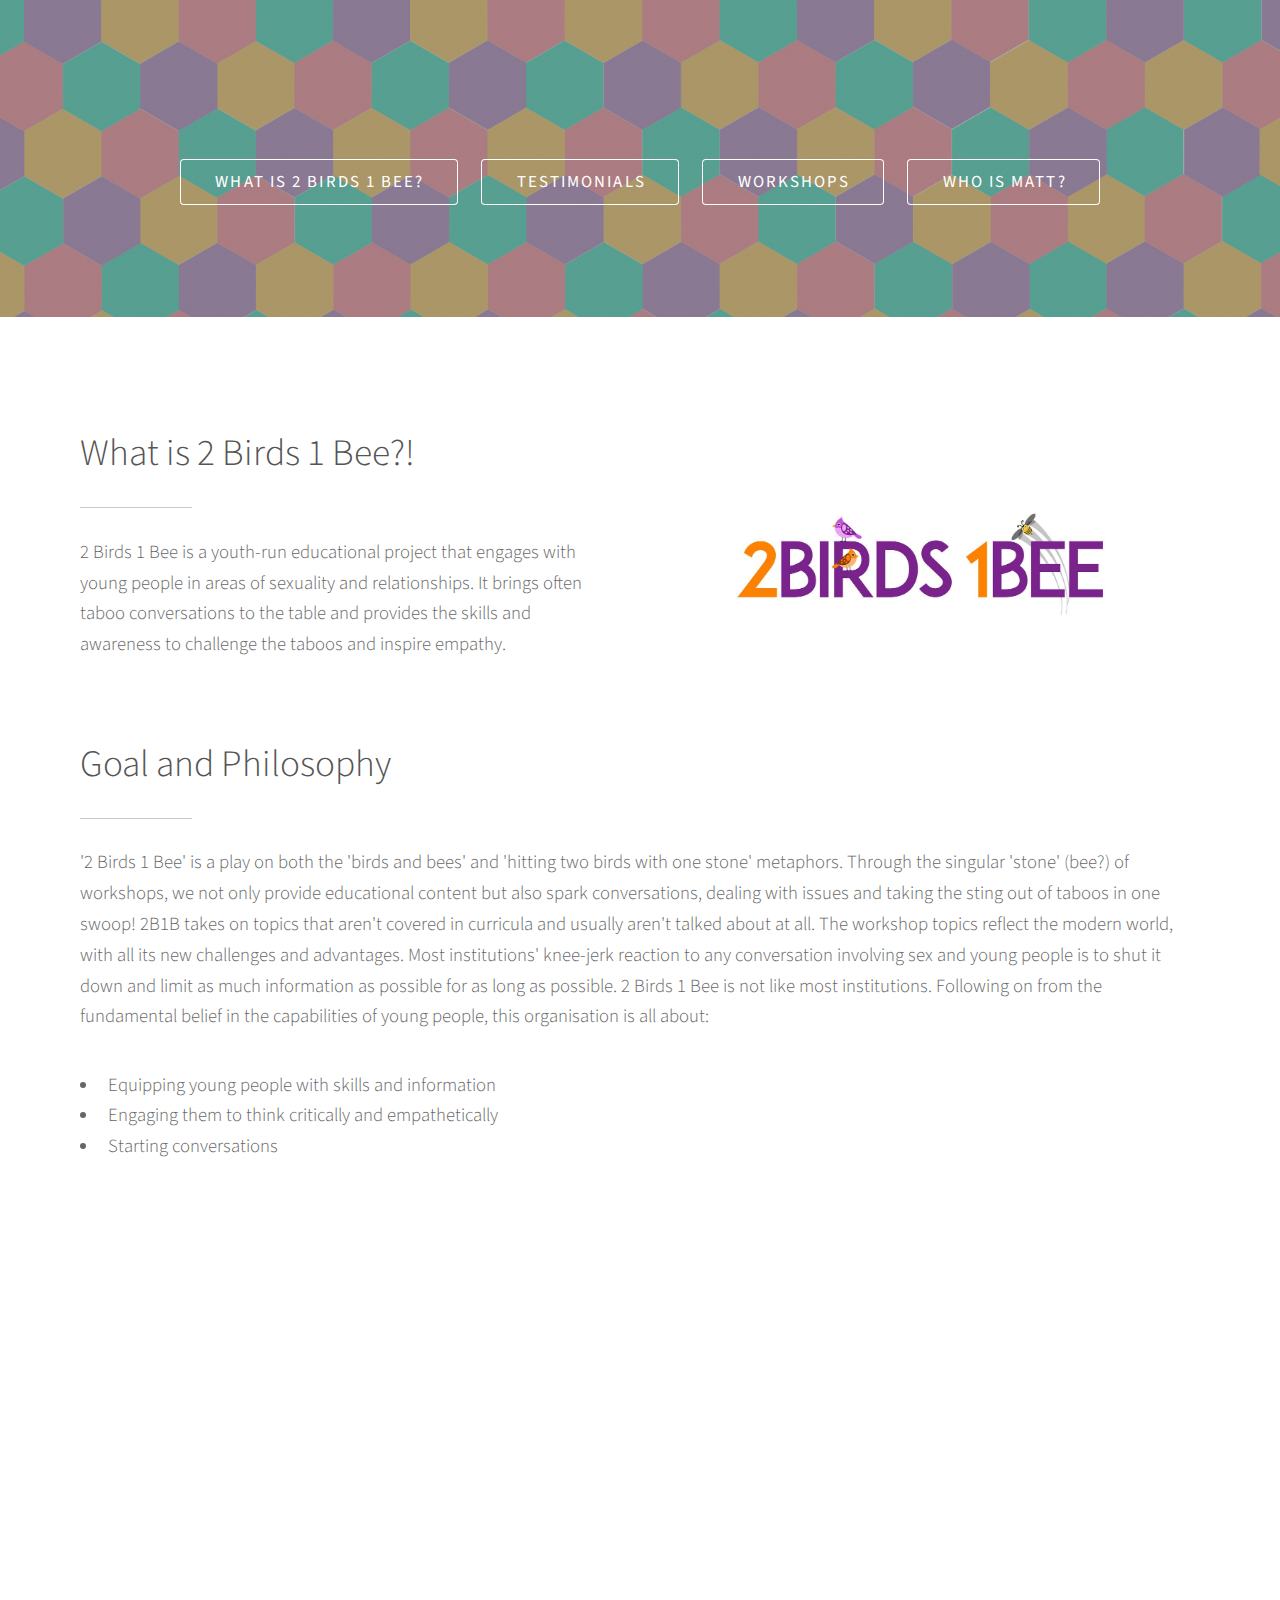
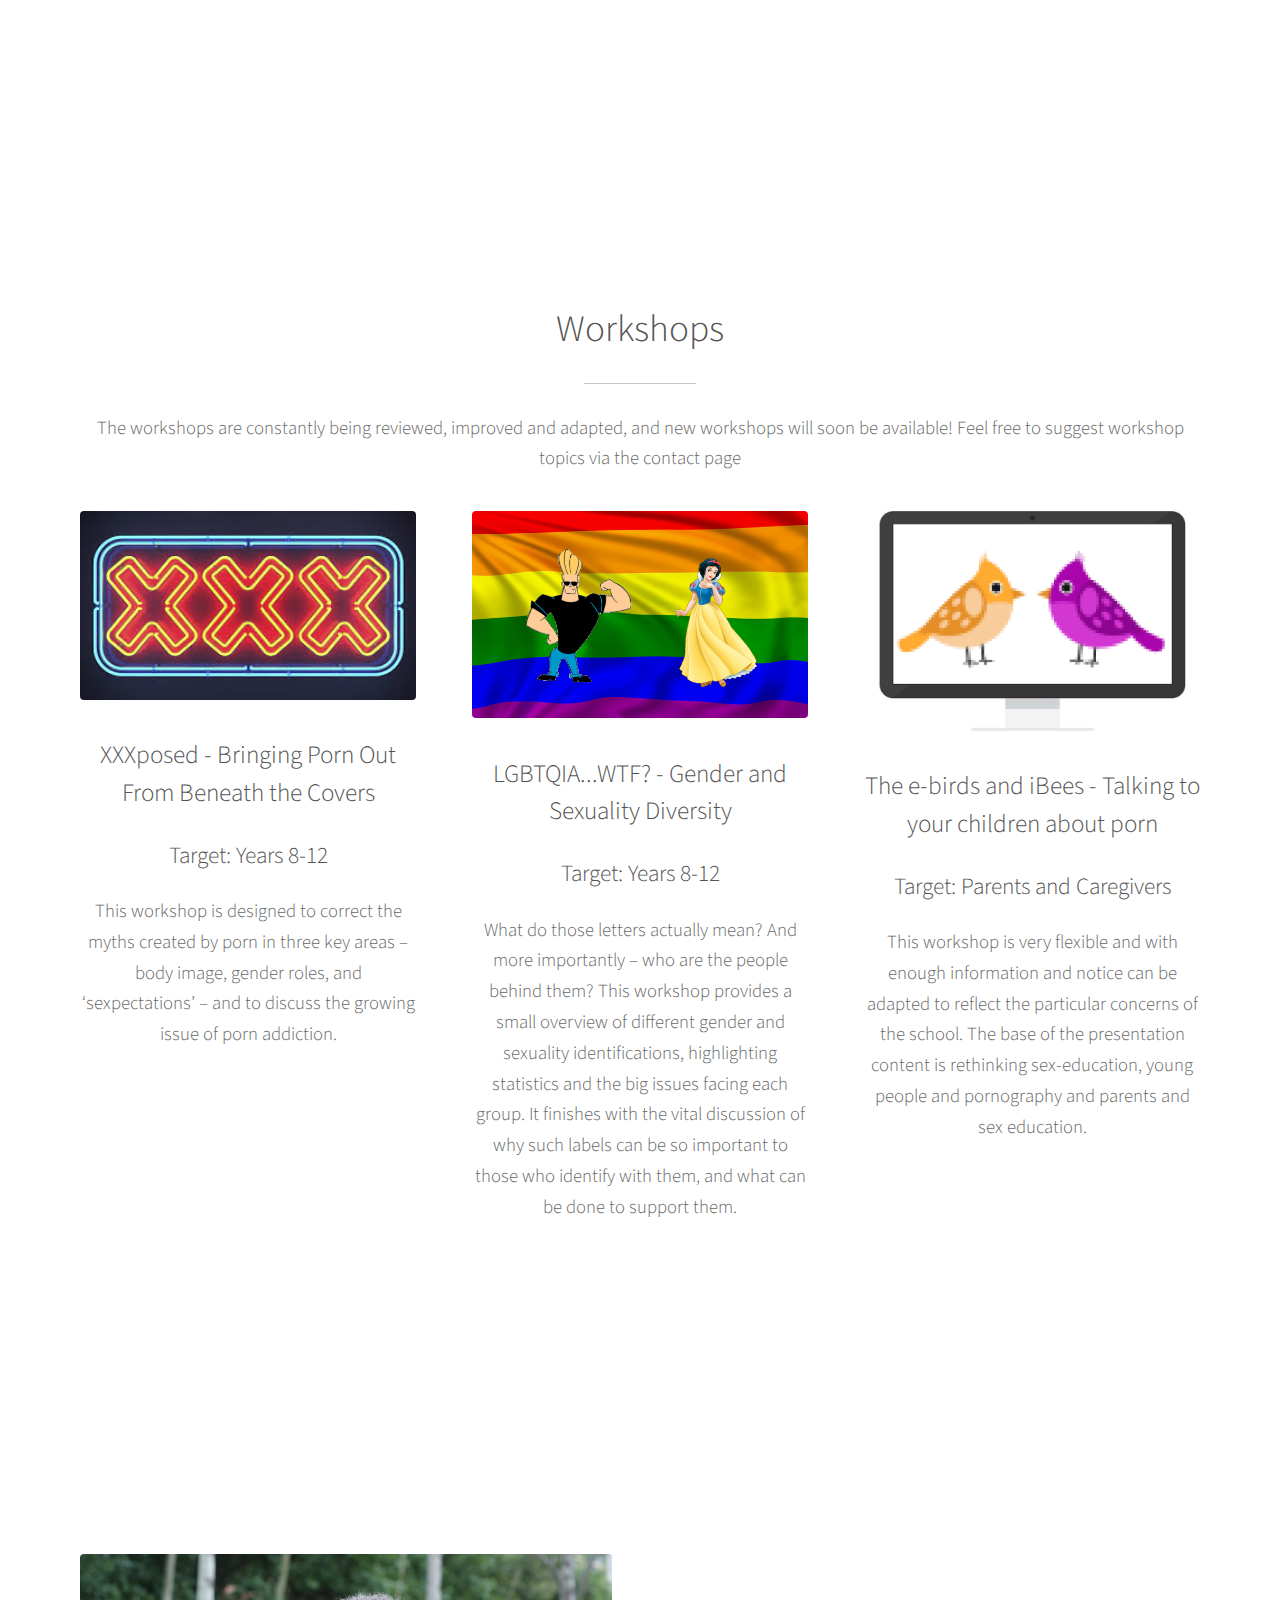
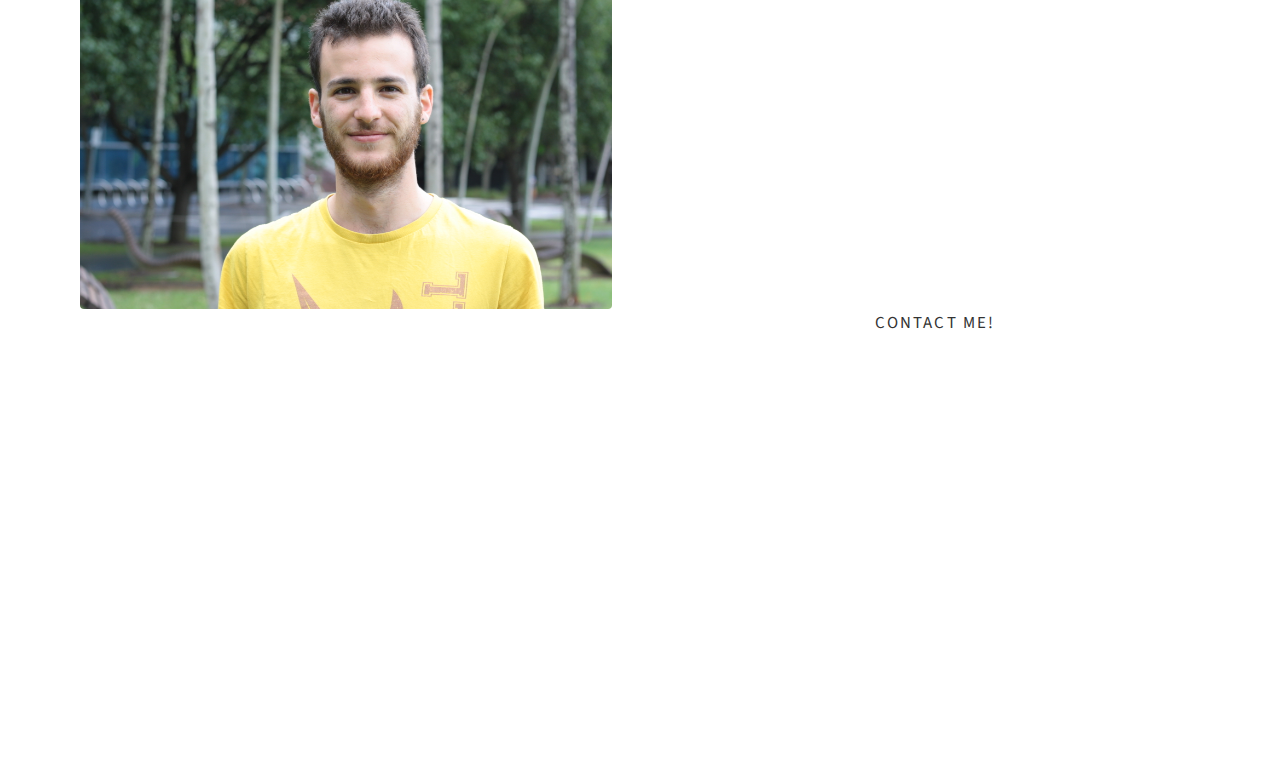
<file: index.html>
<!DOCTYPE HTML>
<!--
	Photon by HTML5 UP
	html5up.net | @ajlkn
	Free for personal and commercial use under the CCA 3.0 license (html5up.net/license)
-->
<html>
	<head>
		<title>2 Birds 1 Bee</title>
		<meta charset="utf-8" />
		<meta name="viewport" content="width=device-width, initial-scale=1" />
		<!--[if lte IE 8]><script src="assets/js/ie/html5shiv.js"></script><![endif]-->
		<link rel="stylesheet" href="assets/css/main.css" />
		<!--[if lte IE 8]><link rel="stylesheet" href="assets/css/ie8.css" /><![endif]-->
		<!--[if lte IE 9]><link rel="stylesheet" href="assets/css/ie9.css" /><![endif]-->
        <script src="https://ajax.googleapis.com/ajax/libs/jquery/1.8.2/jquery.min.js"></script>
        <!-- bxSlider Javascript file -->
        
        
        <script>
            var quotes = [
                    '"It was such a <span class="bold">great and informative program, Matt is such a fabulous speaker"<br><br>- Year 10 Student',
                    '<span class="italic">"To be honest, when I saw we had a talk about sex, I wasn\'t very excited as we have been taught about this so much, and they only ever repeat themselves. <span class="bold">This talk was different.</span>"</span><br><br>- Year 10 Student',
                    '<span class="italic">"The presentation was <span class="bold">perfectly suited for our group</span>. It was an engaging, entertaining and interesting presentation that taught me new things about the LGBTQIA+ community. I walked into the presentation thinking that I already knew most of the content but I walked out a little <span class="bold">mind-blown</span> about the sheer complexity of the topic. <span class="bold">It was a really valuable and informative experience.</span>"</span><br><br>- Year 10 Student',
                    '"It was such a great and informative program, Matt is such a fabulous speaker"<br><br>- Year 10 Student',
                    '"To be honest, when I saw we had a talk about sex, I wasn\'t very excited as we have been taught about this so much, and they only ever repeat themselves. This talk was different.<br><br>- Year 10 Student',
                '"What Matt is doing is so inspiring and I\'m really glad to see that someone has decided to give teenagers an education that isn\'t on the line that is brought to them by a normal school education.<br><br>- Year 10 Student"',
                    ];
                
                    var i = 0;

					 var slideshow = setInterval( function() { slideRight() }, 5000);
                    
					$( '.fa-arrow-left' ).click(function() {
 						clearInterval(slideshow);
						slideLeft();
						console.log("Left");
                        
					});

					$( '.fa-arrow-right' ).click(function() {
						clearInterval(slideshow);
						slideRight();
						console.log("Right");
                        
					});

					function slideRight() {
						i++
                        if (i == quotes.length) {
                            i = 0;
                        }
                        else {
							$("#textslide").html(quotes[i]);
                        }
					}

					function slideRight() {					
					 	i--
                        if (i < 0) {
                            i = quotes.length;
                        }
                        else {
                             $("#textslide").html(quotes[i]);;
                        }
					}
                   
        </script>
        
	</head>
	<body>

		<!-- Header -->
			<section id="header">
				<div class="inner">
					<!--<span class="icon major fa-cloud"></span>
					<h1>Hi, I'm Matt and I run a sex education business!</h1>
					<p>Based in Sydney, Australia -- Focused on educating High School Students</p>-->
					<ul class="actions">
						<li><a href="#one" class="button scrolly">What is 2 Birds 1 Bee?</a></li>
                        <li><a href="#two" class="button scrolly">Testimonials</a></li>
                        <li><a href="#three" class="button scrolly">Workshops</a></li>
                        <li><a href="#four" class="button scrolly">Who is Matt?</a></li>
					</ul>
				</div>
			</section>

		<!-- One -->
			<section id="one" class="main style1">
				<div class="container">
					<div class="row 150%">
						<div class="6u 12u$(medium)">
							<header class="major">
								<h2>What is 2 Birds 1 Bee?!</h2>
							</header>
                            <p>2 Birds 1 Bee is a youth-run educational project that engages with young people in areas of sexuality and relationships. It brings often taboo conversations to the table and provides the skills and awareness to challenge the taboos and inspire empathy.</p>
						</div>
						<div class="6u$ 12u$(medium) important(medium)">
							<span class="image fit"><img src="images/header2.jpg" alt="" /></span>
						</div>
					</div>
					<header class="major">
					<h2>Goal and Philosophy</h2>
					</header>
					<p>'2 Birds 1 Bee' is a play on both the 'birds and bees' and 'hitting two birds with one stone' metaphors. Through the singular 'stone' (bee?) of workshops, we not only provide educational content but also spark conversations, dealing with issues and taking the sting out of taboos in one swoop!
						2B1B takes on topics that aren't covered in curricula and usually aren't talked about at all. The workshop topics reflect the modern world, with all its new challenges and advantages.
						Most institutions' knee-jerk reaction to any conversation involving sex and young people is to shut it down and limit as much information as possible for as long as possible. 2 Birds 1 Bee is not like most institutions. Following on from the fundamental belief in the capabilities of young people, this organisation is all about:
					

					<ul>
									<li>Equipping young people with skills and information</li>
									<li>Engaging them to think critically and empathetically</li>
									<li>Starting conversations</li>
								</ul> 
                    
				</div>
			</section>

		<!-- Two -->
			<section id="two" class="main style2 special">
				<div class="inner">
					<header class="major">
						<h1>Testimonials</h1>
					</header>
					<div>
						
						<p class="pad">
						</i>	<span class="italic" id="textslide">"It was such a <span class="bold">great and informative program</span>, Matt is such a fabulous speaker"<br><br>- Year 10 Student'</p></span>
					</div>
					<i id="slide-left" class="fa fa-arrow-left button" aria-hidden="true"></i><i id="slide-right" class="fa fa-arrow-right button" aria-hidden="true"></i>
				</div>
			</section>

		<!-- Three -->
			<section id="three" class="main style1 special">
				<div class="container">
					<header class="major">
						<h2>Workshops</h2>
					</header>
					<p>The workshops are constantly being reviewed, improved and adapted, and new workshops will soon be available! Feel free to suggest workshop topics  via the contact page</p>
					<div class="row 150%">
						<div class="4u 12u$(medium)">
							<span class="image fit"><img src="images/XXX.jpeg" alt="" /></span>
							<h3>XXXposed - Bringing Porn Out From Beneath the Covers</h3>
                            <h4>Target: Years 8-12</h4>
							<p>This workshop is designed to correct the myths created by porn in three key areas – body image, gender roles, and ‘sexpectations’ – and to discuss the growing issue of porn addiction.</p>
							<ul class="actions">
								<!--<li><a href="#" class="button">More</a></li>-->
							</ul>
						</div>
						<div class="4u 12u$(medium)">
							<span class="image fit"><img src="images/LGBT.png" alt="" /></span>
							<h3>LGBTQIA...WTF? - Gender and Sexuality Diversity</h3>
                            <h4>Target: Years 8-12</h4>
							<p>What do those letters actually mean? And more importantly – who are the people behind them? This workshop provides a small overview of different gender and sexuality identifications, highlighting statistics and the big issues facing each group. It finishes with the vital discussion of why such labels can be so important to those who identify with them, and what can be done to support them.</p>
							<ul class="actions">
								<!--<li><a href="#" class="button">More</a></li>-->
							</ul>
						</div>
						<div class="4u$ 12u$(medium)">
							<span class="image fit"><img src="images/ebirds.png" alt="" /></span>
							<h3>The e-birds and iBees - Talking to your children about porn</h3>
                            <h4>Target: Parents and Caregivers</h4>
							<p>This workshop is very flexible and with enough information and notice can be adapted to reflect the particular concerns of the school. The base of the presentation content is rethinking sex-education, young people and pornography and parents and sex education.</p>
							<ul class="actions">
								<!--<li><a href="#" class="button">More</a></li>-->
							</ul>
						</div>
					</div>
				</div>
			</section>

		<!-- Four -->
			<section id="four" class="main style2 special">
				<div class="container">
                    <header class="major">
                    <h2>Matthew Friedman</h2>
                    </header>
                    <div class="row 150%">
						<div class="6u 12u$(medium)">
                        <span class="image fit"><img src="images/matt-head" alt="" /></span>
                    </div>
                <div class="6u$ 12u$(medium)">
                    <br>
        
                <p>Matt Friedman is an experienced facilitator, and works with hundreds of young people each year in various capacities. He founded 2 Birds 1 Bee in 2016, the year after graduating high school, and is passionate about fixing the gaping hole in education. Matt also volunteers with Jewish Care in delivering the nationally-coordinated Love Bites program on sexual assault and relationship violence, as well as serving on the executive of UN Youth NSW, a youth-run educational NGO.

When he has a spare minute, Matt remembers that he is studying a double Bachelor of Arts and Economics.</p>
					<ul class="actions uniform">
						<li><a href="mailto:birds1bee@outlook.com.au?Subject=2birds1bee" class="button special">Contact Me!</a></li>
					</ul>
				</div>   
			</section>

		

		<!-- Footer -->
			<section id="footer">
				<ul class="icons">
					<li><a href="https://www.facebook.com/TwoBirdsOneBee/" class="icon alt fa-facebook"><span class="label">Facebook</span></a></li>
					<li><a href="mailto:birds1bee@outlook.com.au?Subject=2birds1bee" class="icon alt fa-envelope"><span class="label">Email</span></a></li>
				</ul>
				<ul class="copyright">
					<li>&copy; 2birds1bee</li><li>Design: <a href="http://sudo-code.com">Sudo-Code Software</a></li>
				</ul>
			</section>

		<!-- Scripts -->
			<script src="assets/js/jquery.min.js"></script>
			<script src="assets/js/jquery.scrolly.min.js"></script>
			<script src="assets/js/skel.min.js"></script>
			<script src="assets/js/util.js"></script>
			<!--[if lte IE 8]><script src="assets/js/ie/respond.min.js"></script><![endif]-->
			<script src="assets/js/main.js"></script>

	</body>
</html>
</file>
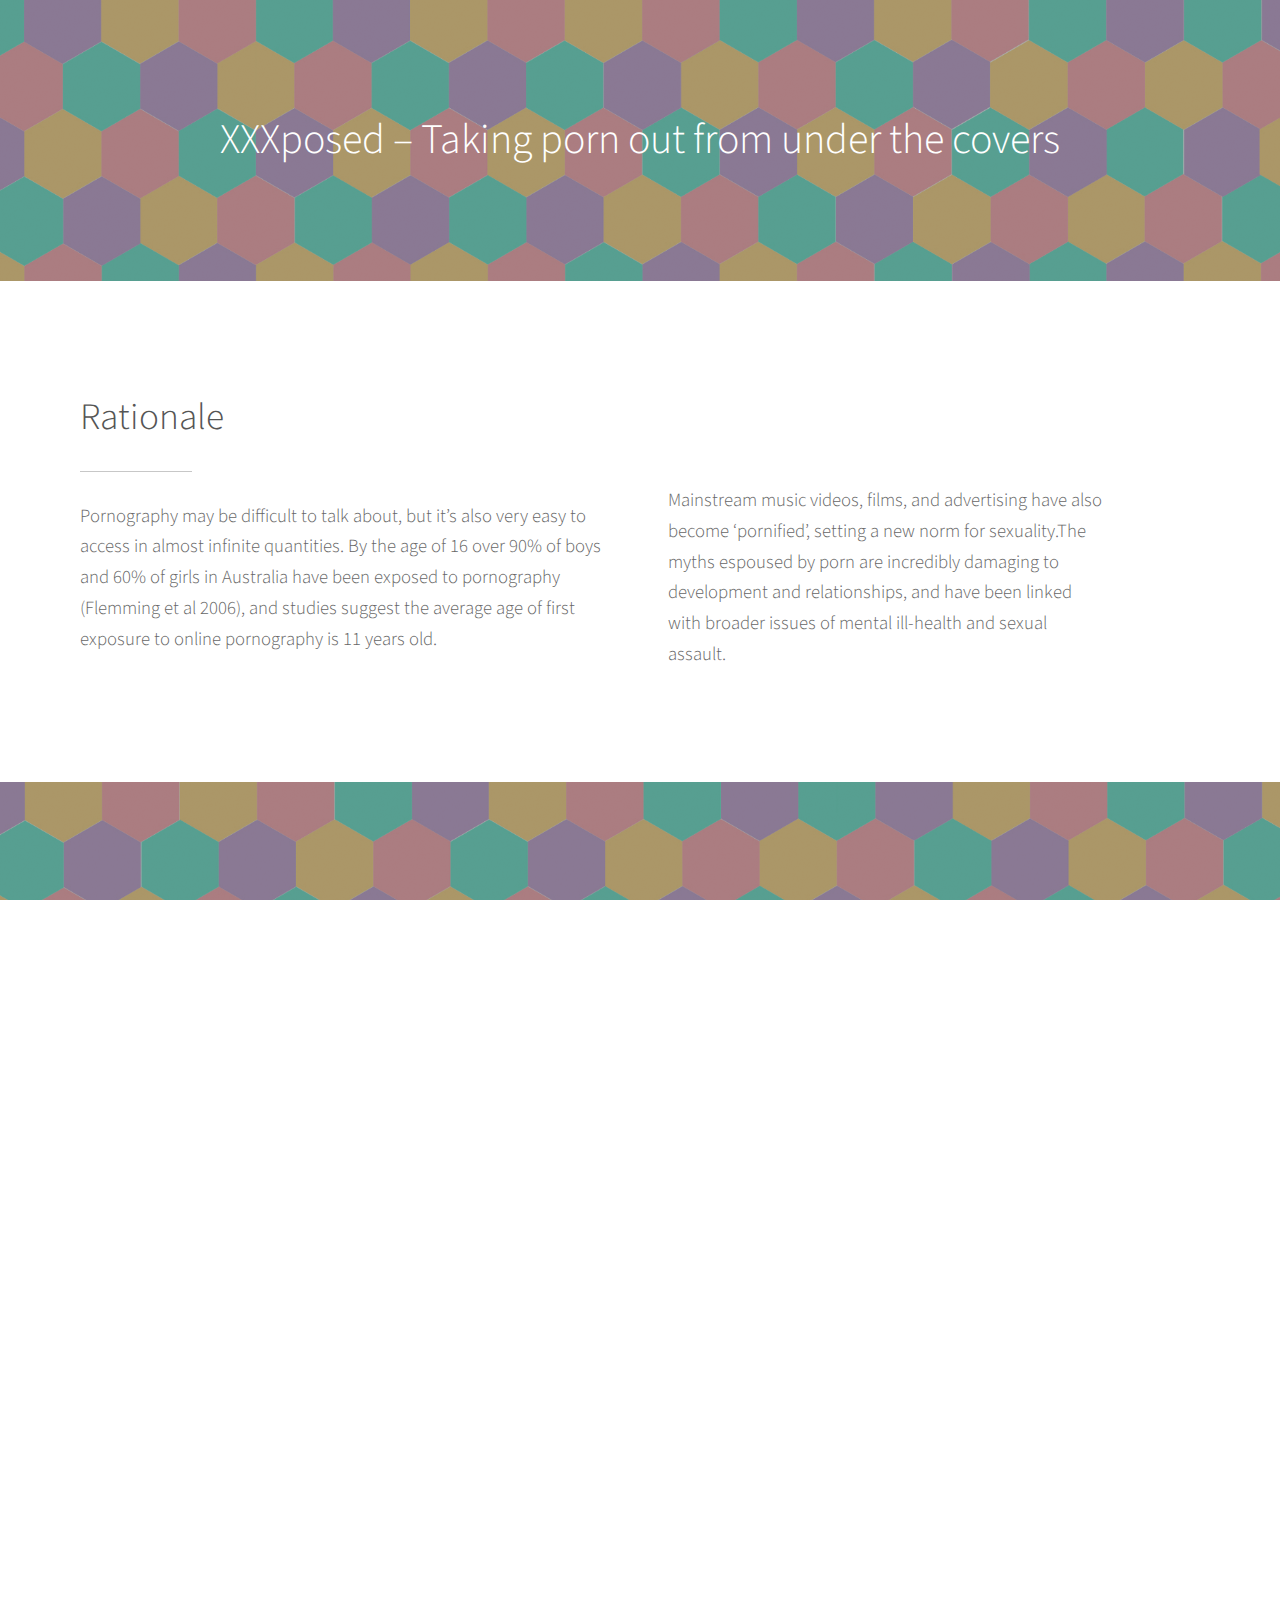
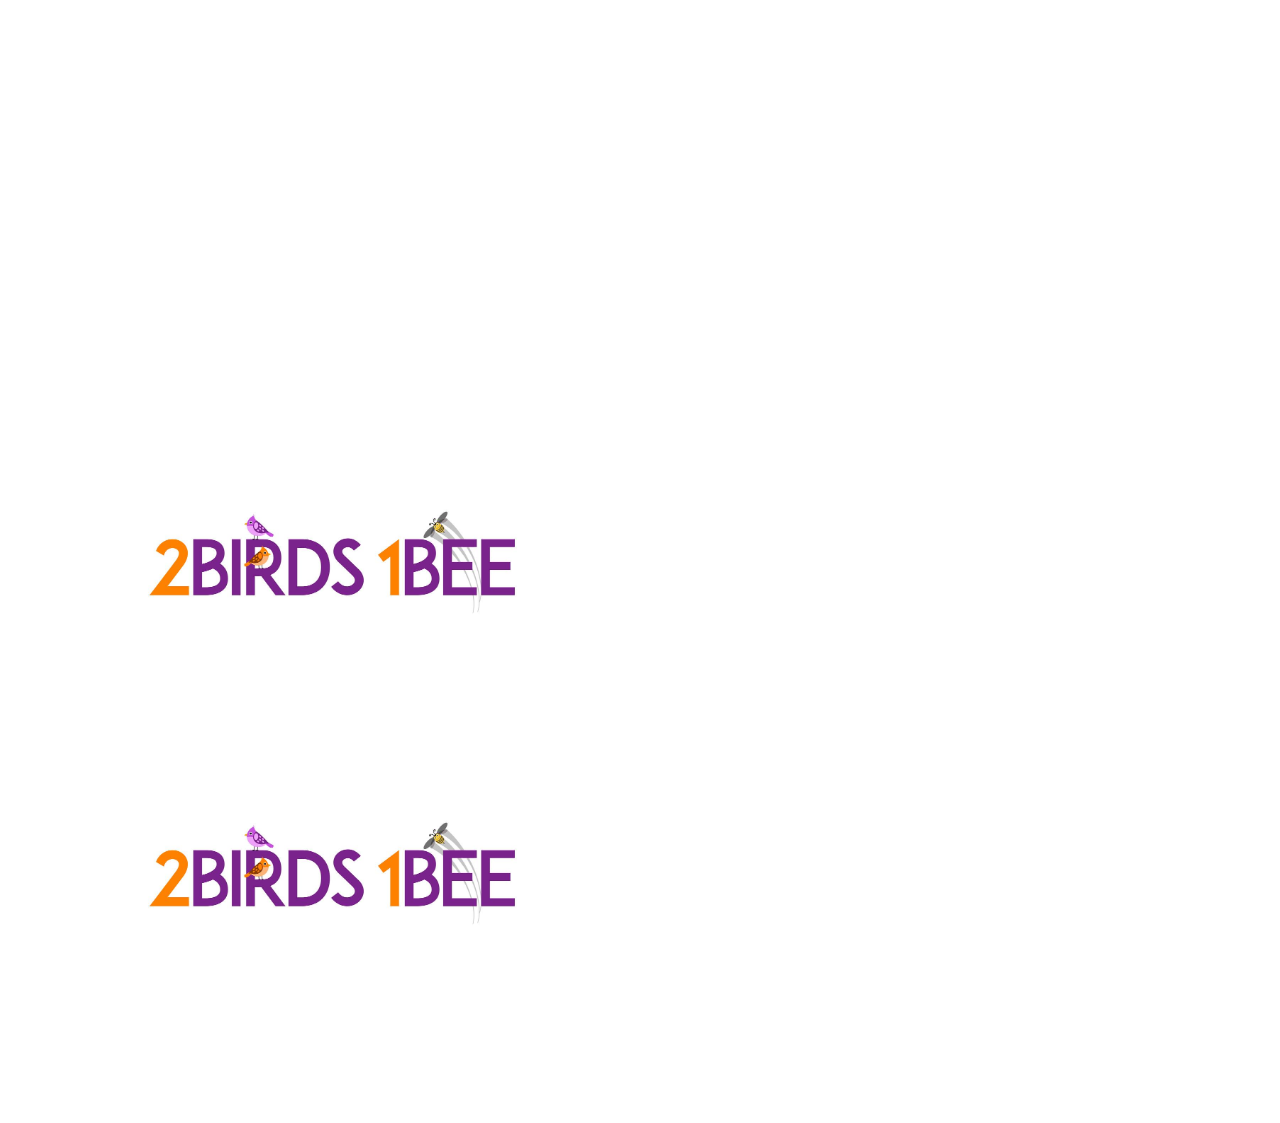
<file: workshop1.html>
<!DOCTYPE HTML>
<!--
	Photon by HTML5 UP
	html5up.net | @ajlkn
	Free for personal and commercial use under the CCA 3.0 license (html5up.net/license)
-->
<html>
	<head>
		<title>2 Birds 1 Bee</title>
		<meta charset="utf-8" />
		<meta name="viewport" content="width=device-width, initial-scale=1" />
		<!--[if lte IE 8]><script src="assets/js/ie/html5shiv.js"></script><![endif]-->
		<link rel="stylesheet" href="assets/css/main.css" />
		<!--[if lte IE 8]><link rel="stylesheet" href="assets/css/ie8.css" /><![endif]-->
		<!--[if lte IE 9]><link rel="stylesheet" href="assets/css/ie9.css" /><![endif]-->
        <script src="https://ajax.googleapis.com/ajax/libs/jquery/1.8.2/jquery.min.js"></script>
        <!-- bxSlider Javascript file -->
        <script src="/slider/jquery.bxslider.min.js"></script>
        <!-- bxSlider CSS file -->
        <link href="/slider/jquery.bxslider.css" rel="stylesheet" />
    </head>
    <body>
        <!-- Header -->
			<section id="header">
				<div class="inner">
					<!--<span class="icon major fa-cloud"></span>
					<h1>Hi, I'm Matt and I run a sex education business!</h1>
					<p>Based in Sydney, Australia -- Focused on educating High School Students</p>-->
                    <h1>XXXposed – Taking porn out from under the covers</h1>
				</div>
			</section>
        
        <section id="two" class="main style1">
				<div class="container">
					<div class="row 150%">
						<div class="6u 12u$(medium)">
							<header class="major">
								<h2>Rationale</h2>
							</header>
                            <p>Pornography may be difficult to talk about, but it’s also very easy to access in almost infinite quantities. By the age of 16 over 90% of boys and 60% of girls in Australia have been exposed to pornography (Flemming et al 2006), and studies suggest the average age of first exposure to online pornography is 11 years old. 
</p>
						</div>
						<div class="5u$ 12u$(medium) important(medium)">
                            <br>
                            <br>
                            <br>
                            
							 <p>Mainstream music videos, films, and advertising have also become ‘pornified’, setting a new norm for sexuality.The myths espoused by porn are incredibly damaging to development and relationships, and have been linked with broader issues of mental ill-health and sexual assault.</p>
						</div>
					</div>
                    
                    
				</div>
			</section>

    <section id="three" class="main style2">
				<div class="container">
					<div class="row 150%">
						<div class="6u 12u$(medium)">
							<header class="major">
								<h2>Content</h2>
                                <p>This workshop is designed to correct the myths created by porn in three key areas – body image, gender roles, and ‘sexpectations’ – and to discuss the growing issue of porn addiction.</p>
							</header>
                            <p>






Gender roles
Most mainstream pornography is made for a ‘(heterosexual) male gaze’, and presents incredibly toxic ideas of gender relations. Women are treated as passive objects existing only for male pleasure, whereas men are expected to fill a highly aggressive role of dominance. Using music videos as a substitute, this section discusses the damaging effect of such expectations for all genders, as well as ways of challenging them. 

Sexpectations
Much like learning to drive from the Fast and Furious franchise, porn creates an inaccurate Hollywood-ised set of expectations around sex – or ‘sexpectations’. Studies are worryingly showing that young people are increasingly expecting their partners to play out the scenes they’re watching online, including the violence (both physical and verbal), high prevalence of anal sex, and the lack of protection or consent. Through ’10 myths’, this section challenges the normalisation of these practises and underscores the importance of consent in relationships.

Porn addiction
Online pornography is a super-natural stimulant, and there is an increasing number of young people (including women) who have so strongly wired their pleasure neurons with pornography that they develop addiction symptoms. Included in this is the tendency towards ‘escalation’ into more shocking pornography genres, and an inability to enjoy real sex. This section of the workshop delves into the brain science behind it all and practical things young people can do to avoid those pitfalls.

Debrief
The debrief includes a summary, reflection, and opportunity for questions. It is also a time to point out a list of available resources and reemphasise the importance of continuing the conversations outside the workshop. A feedback survey is also distributed in this time.
</p>
						</div>
						<div class="6u$ 12u$(medium) important(medium)">
							<h3>Introduction</h3>
                            <p>Designed to create a safe and open space for discussion, the introductory ice breakers are all about shattering the taboos around pornography and sex</p>
                            <h3>Body Image</h3>
                            <p>The pressures on young people to look a certain way has never been this intense, and it’s no wonder when the bodies they are exposed to are so unrealistic. Although other aspects are commonly discussed, it is lesser known that almost one in two men are concerned by the size of their penises (Wylie and Eardly 2007) nor that the fastest growing cosmetic surgery in Australia is labia plasticity (plastic surgery on the labia to fit the ‘pornstar vagina’ look). In line with research, this section tackles body-image issues through education, by providing averages and discussions about the effect of porn on body image.</p>
 
						</div>
                        <div class="6u$ 12u$(medium) important(medium)">
							
						</div>
                        <div class="6u$ 12u$(medium) important(medium)">
							<span class="image fit"><img src="images/header2.jpg" alt="" /></span>
						</div>
                        <div class="6u$ 12u$(medium) important(medium)">
							<span class="image fit"><img src="images/header2.jpg" alt="" /></span>
						</div>
					</div>
                    
                    
				</div>
			</section>
    
    
    </body>
</html>
</file>
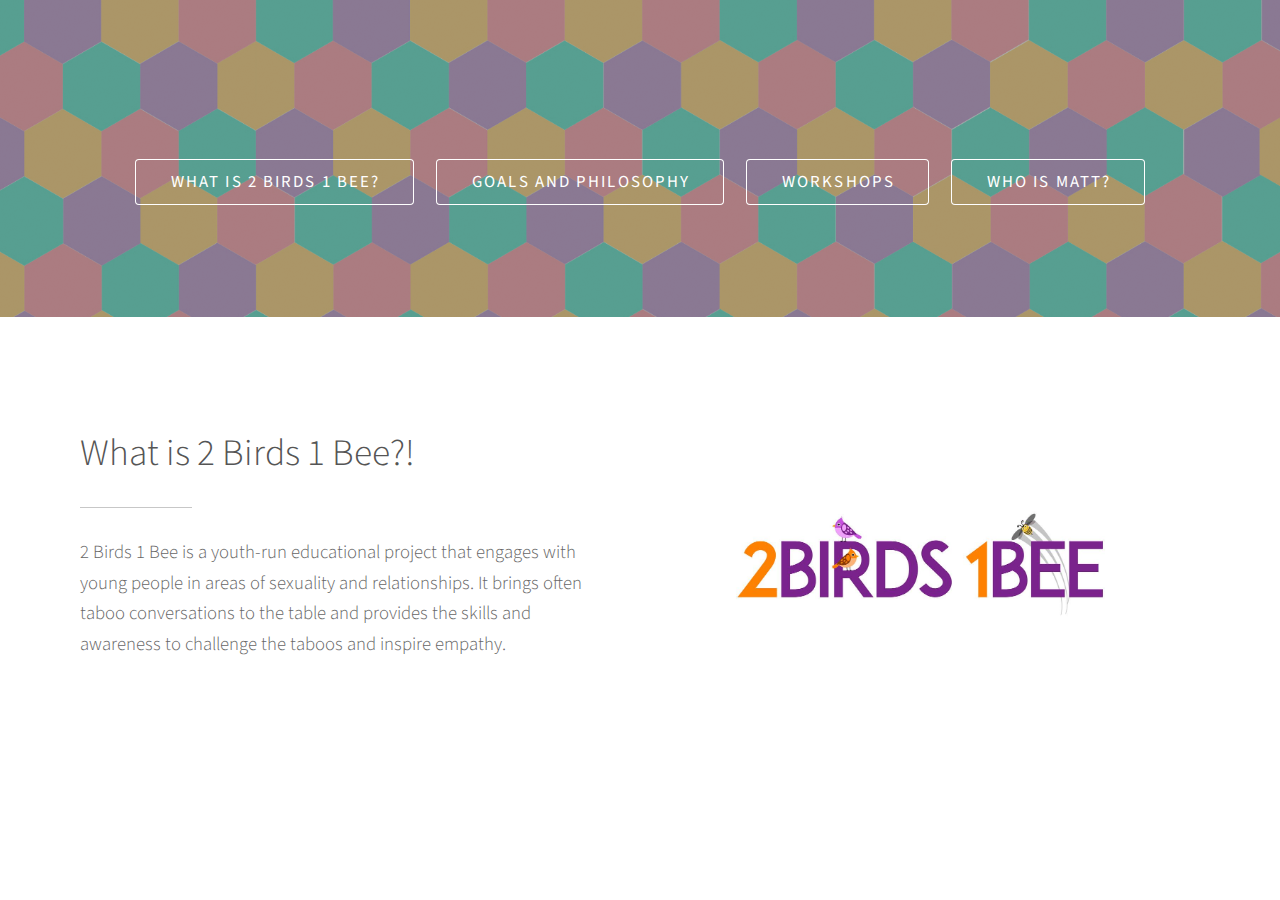
<file: workshop2.html>
<!DOCTYPE HTML>
<!--
	Photon by HTML5 UP
	html5up.net | @ajlkn
	Free for personal and commercial use under the CCA 3.0 license (html5up.net/license)
-->
<html>
	<head>
		<title>2 Birds 1 Bee</title>
		<meta charset="utf-8" />
		<meta name="viewport" content="width=device-width, initial-scale=1" />
		<!--[if lte IE 8]><script src="assets/js/ie/html5shiv.js"></script><![endif]-->
		<link rel="stylesheet" href="assets/css/main.css" />
		<!--[if lte IE 8]><link rel="stylesheet" href="assets/css/ie8.css" /><![endif]-->
		<!--[if lte IE 9]><link rel="stylesheet" href="assets/css/ie9.css" /><![endif]-->
        <script src="https://ajax.googleapis.com/ajax/libs/jquery/1.8.2/jquery.min.js"></script>
        <!-- bxSlider Javascript file -->
        <script src="/slider/jquery.bxslider.min.js"></script>
        <!-- bxSlider CSS file -->
        <link href="/slider/jquery.bxslider.css" rel="stylesheet" />
    </head>
    <body>
        <!-- Header -->
			<section id="header">
				<div class="inner">
					<!--<span class="icon major fa-cloud"></span>
					<h1>Hi, I'm Matt and I run a sex education business!</h1>
					<p>Based in Sydney, Australia -- Focused on educating High School Students</p>-->
					<ul class="actions">
						<li><a href="#one" class="button scrolly">What is 2 Birds 1 Bee?</a></li>
                        <li><a href="#two" class="button scrolly">Goals and Philosophy</a></li>
                        <li><a href="#three" class="button scrolly">Workshops</a></li>
                        <li><a href="#four" class="button scrolly">Who is Matt?</a></li>
					</ul>
				</div>
			</section>
        
        <section id="one" class="main style1">
				<div class="container">
					<div class="row 150%">
						<div class="6u 12u$(medium)">
							<header class="major">
								<h2>What is 2 Birds 1 Bee?!</h2>
							</header>
                            <p>2 Birds 1 Bee is a youth-run educational project that engages with young people in areas of sexuality and relationships. It brings often taboo conversations to the table and provides the skills and awareness to challenge the taboos and inspire empathy.</p>
						</div>
						<div class="6u$ 12u$(medium) important(medium)">
							<span class="image fit"><img src="images/header2.jpg" alt="" /></span>
						</div>
					</div>
                    
                    
				</div>
			</section>

    
    
    
    </body>
</html>
</file>
<file: assets/css/ie8.css>
/*
	Photon by HTML5 UP
	html5up.net | @ajlkn
	Free for personal and commercial use under the CCA 3.0 license (html5up.net/license)
*/

/* Basic */

	hr {
		border-bottom: solid 1px #ccc;
	}

	blockquote {
		border-left: solid 4px #ccc;
	}

	code {
		border: solid 1px #ccc;
	}

/* Section/Article */

	header.major:after {
		background: #ccc;
	}

/* Form */

	input[type="text"],
	input[type="password"],
	input[type="email"],
	select,
	textarea {
		-ms-behavior: url("assets/js/ie/PIE.htc");
		border: solid 1px #ccc;
		position: relative;
	}

/* List */

	ul.alt li {
		border-top: solid 1px #ccc;
	}

	ul.major-icons li .icon {
		-ms-behavior: url("assets/js/ie/PIE.htc");
		border: solid 1px #ccc;
		position: relative;
	}

/* Table */

	table thead {
		border-bottom: solid 1px #ccc;
	}

	table tfoot {
		border-top: solid 1px #ccc;
	}

	table.alt tbody tr td {
		border: solid 1px #ccc;
		border-left-width: 0;
		border-top-width: 0;
	}

/* Button */

	input[type="submit"],
	input[type="reset"],
	input[type="button"],
	button,
	.button {
		-ms-behavior: url("assets/js/ie/PIE.htc");
		border: solid 1px #ccc;
		position: relative;
	}

/* Image */

	.image {
		-ms-behavior: url("assets/js/ie/PIE.htc");
	}

		.image img {
			-ms-behavior: url("assets/js/ie/PIE.htc");
			position: relative;
		}

/* Main */

	.main.style2 {
		background-color: #333;
		color: #ffffff;
		-ms-behavior: url("assets/js/ie/backgroundsize.min.htc");
		background-image: url("../../images/header.jpg");
		background-size: cover;
		position: relative;
	}

		.main.style2 a {
			border-bottom-color: #ffffff;
		}

			.main.style2 a:hover {
				color: #ffffff;
			}

		.main.style2 h1, .main.style2 h2, .main.style2 h3, .main.style2 h4, .main.style2 h5, .main.style2 h6, .main.style2 strong, .main.style2 b {
			color: #ffffff;
		}

		.main.style2 header p {
			color: #ffffff;
		}

		.main.style2 header.major:after {
			background: #ffffff;
		}

		.main.style2 input[type="submit"],
		.main.style2 input[type="reset"],
		.main.style2 input[type="button"],
		.main.style2 button,
		.main.style2 .button {
			border: solid 1px #ffffff !important;
			color: #ffffff !important;
		}

			.main.style2 input[type="submit"]:hover,
			.main.style2 input[type="reset"]:hover,
			.main.style2 input[type="button"]:hover,
			.main.style2 button:hover,
			.main.style2 .button:hover {
				background-color: transparent;
			}

			.main.style2 input[type="submit"]:active,
			.main.style2 input[type="reset"]:active,
			.main.style2 input[type="button"]:active,
			.main.style2 button:active,
			.main.style2 .button:active {
				background-color: transparent;
			}

			.main.style2 input[type="submit"].special,
			.main.style2 input[type="reset"].special,
			.main.style2 input[type="button"].special,
			.main.style2 button.special,
			.main.style2 .button.special {
				background-color: #ffffff;
				border: solid 1px #ffffff !important;
				color: #333 !important;
			}

				.main.style2 input[type="submit"].special:hover,
				.main.style2 input[type="reset"].special:hover,
				.main.style2 input[type="button"].special:hover,
				.main.style2 button.special:hover,
				.main.style2 .button.special:hover {
					background-color: transparent !important;
					color: #ffffff !important;
				}

				.main.style2 input[type="submit"].special:active,
				.main.style2 input[type="reset"].special:active,
				.main.style2 input[type="button"].special:active,
				.main.style2 button.special:active,
				.main.style2 .button.special:active {
					background-color: transparent !important;
				}

		.main.style2 ul.major-icons li .icon {
			border-color: #ffffff;
		}

		.main.style2 .icon.major {
			color: #ffffff;
		}

		.main.style2:before {
			background-image: url("images/overlay1.png");
			content: '';
			height: 100%;
			left: 0;
			position: absolute;
			top: 0;
			width: 100%;
		}

		.main.style2 > * {
			position: relative;
			z-index: 1;
		}

/* Header */

	#header {
		background-color: #4686a0;
		color: #ffffff;
	}

		#header a {
			border-bottom-color: #ffffff;
		}

			#header a:hover {
				color: #ffffff;
			}

		#header h1, #header h2, #header h3, #header h4, #header h5, #header h6, #header strong, #header b {
			color: #ffffff;
		}

		#header header p {
			color: #ffffff;
		}

		#header header.major:after {
			background: #ffffff;
		}

		#header input[type="submit"],
		#header input[type="reset"],
		#header input[type="button"],
		#header button,
		#header .button {
			border: solid 1px #ffffff !important;
			color: #ffffff !important;
		}

			#header input[type="submit"]:hover,
			#header input[type="reset"]:hover,
			#header input[type="button"]:hover,
			#header button:hover,
			#header .button:hover {
				background-color: transparent;
			}

			#header input[type="submit"]:active,
			#header input[type="reset"]:active,
			#header input[type="button"]:active,
			#header button:active,
			#header .button:active {
				background-color: transparent;
			}

			#header input[type="submit"].special,
			#header input[type="reset"].special,
			#header input[type="button"].special,
			#header button.special,
			#header .button.special {
				background-color: #ffffff;
				border: solid 1px #ffffff !important;
				color: #4686a0 !important;
			}

				#header input[type="submit"].special:hover,
				#header input[type="reset"].special:hover,
				#header input[type="button"].special:hover,
				#header button.special:hover,
				#header .button.special:hover {
					background-color: transparent !important;
					color: #ffffff !important;
				}

				#header input[type="submit"].special:active,
				#header input[type="reset"].special:active,
				#header input[type="button"].special:active,
				#header button.special:active,
				#header .button.special:active {
					background-color: transparent !important;
				}

		#header ul.major-icons li .icon {
			border-color: #ffffff;
		}

		#header .icon.major {
			color: #ffffff;
		}

/* Footer */

	#footer {
		background-color: #4686a0;
		color: #ffffff;
	}

		#footer a {
			border-bottom-color: #ffffff;
		}

			#footer a:hover {
				color: #ffffff;
			}

		#footer h1, #footer h2, #footer h3, #footer h4, #footer h5, #footer h6, #footer strong, #footer b {
			color: #ffffff;
		}

		#footer header p {
			color: #ffffff;
		}

		#footer header.major:after {
			background: #ffffff;
		}

		#footer input[type="submit"],
		#footer input[type="reset"],
		#footer input[type="button"],
		#footer button,
		#footer .button {
			border: solid 1px #ffffff !important;
			color: #ffffff !important;
		}

			#footer input[type="submit"]:hover,
			#footer input[type="reset"]:hover,
			#footer input[type="button"]:hover,
			#footer button:hover,
			#footer .button:hover {
				background-color: transparent;
			}

			#footer input[type="submit"]:active,
			#footer input[type="reset"]:active,
			#footer input[type="button"]:active,
			#footer button:active,
			#footer .button:active {
				background-color: transparent;
			}

			#footer input[type="submit"].special,
			#footer input[type="reset"].special,
			#footer input[type="button"].special,
			#footer button.special,
			#footer .button.special {
				background-color: #ffffff;
				border: solid 1px #ffffff !important;
				color: #4686a0 !important;
			}

				#footer input[type="submit"].special:hover,
				#footer input[type="reset"].special:hover,
				#footer input[type="button"].special:hover,
				#footer button.special:hover,
				#footer .button.special:hover {
					background-color: transparent !important;
					color: #ffffff !important;
				}

				#footer input[type="submit"].special:active,
				#footer input[type="reset"].special:active,
				#footer input[type="button"].special:active,
				#footer button.special:active,
				#footer .button.special:active {
					background-color: transparent !important;
				}

		#footer ul.major-icons li .icon {
			border-color: #ffffff;
		}

		#footer .icon.major {
			color: #ffffff;
		}
</file>
<file: assets/css/ie9.css>
/*
	Photon by HTML5 UP
	html5up.net | @ajlkn
	Free for personal and commercial use under the CCA 3.0 license (html5up.net/license)
*/

/* Header */

	#header {
		background-image: none;
		filter: progid:DXImageTransform.Microsoft.Gradient(startColorStr="#4fa49a", endColorStr="#4361c2", GradientType=1);
		position: relative;
	}

		#header:before {
			background-image: url("images/overlay2.png"), url("images/overlay3.svg");
			background-position: top left,							center center;
			background-size: auto,								cover;
			content: '';
			height: 100%;
			left: 0;
			position: absolute;
			top: 0;
			width: 100%;
		}

		#header > * {
			position: relative;
			z-index: 1;
		}

/* Footer */

	#footer {
		background-image: none;
		filter: progid:DXImageTransform.Microsoft.Gradient(startColorStr="#4361c2", endColorStr="#4fa49a", GradientType=1);
		position: relative;
	}

		#footer:before {
			background-image: url("images/overlay2.png"), url("images/overlay4.svg");
			background-position: top left,							center center;
			background-size: auto,								cover;
			content: '';
			height: 100%;
			left: 0;
			position: absolute;
			top: 0;
			width: 100%;
		}

		#footer > * {
			position: relative;
			z-index: 1;
		}
</file>
<file: assets/css/main.css>
@import url("font-awesome.min.css");
@import url("https://fonts.googleapis.com/css?family=Source+Sans+Pro:300,300italic,400,400italic");

/*
	Photon by HTML5 UP
	html5up.net | @ajlkn
	Free for personal and commercial use under the CCA 3.0 license (html5up.net/license)
*/

/* Reset */

	html, body, div, span, applet, object, iframe, h1, h2, h3, h4, h5, h6, p, blockquote, pre, a, abbr, acronym, address, big, cite, code, del, dfn, em, img, ins, kbd, q, s, samp, small, strike, strong, sub, sup, tt, var, b, u, i, center, dl, dt, dd, ol, ul, li, fieldset, form, label, legend, table, caption, tbody, tfoot, thead, tr, th, td, article, aside, canvas, details, embed, figure, figcaption, footer, header, hgroup, menu, nav, output, ruby, section, summary, time, mark, audio, video {
		margin: 0;
		padding: 0;
		border: 0;
		font-size: 100%;
		font: inherit;
		vertical-align: baseline;
	}

	article, aside, details, figcaption, figure, footer, header, hgroup, menu, nav, section {
		display: block;
	}

	body {
		line-height: 1;
	}

	ol, ul {
		list-style: none;
	}

	blockquote, q {
		quotes: none;
	}

	blockquote:before, blockquote:after, q:before, q:after {
		content: '';
		content: none;
	}

	table {
		border-collapse: collapse;
		border-spacing: 0;
	}

	body {
		-webkit-text-size-adjust: none;
	}

/* Box Model */

	*, *:before, *:after {
		-moz-box-sizing: border-box;
		-webkit-box-sizing: border-box;
		box-sizing: border-box;
	}

/* Containers */

	.container {
		margin-left: auto;
		margin-right: auto;
	}

	.container.\31 25\25 {
		width: 100%;
		max-width: 75em;
		min-width: 60em;
	}

	.container.\37 5\25 {
		width: 45em;
	}

	.container.\35 0\25 {
		width: 30em;
	}

	.container.\32 5\25 {
		width: 15em;
	}

	.container {
		width: 60em;
	}

	@media screen and (max-width: 1680px) {

		.container.\31 25\25 {
			width: 100%;
			max-width: 75em;
			min-width: 60em;
		}

		.container.\37 5\25 {
			width: 45em;
		}

		.container.\35 0\25 {
			width: 30em;
		}

		.container.\32 5\25 {
			width: 15em;
		}

		.container {
			width: 60em;
		}

	}

	@media screen and (max-width: 1140px) {

		.container.\31 25\25 {
			width: 100%;
			max-width: 112.5%;
			min-width: 90%;
		}

		.container.\37 5\25 {
			width: 67.5%;
		}

		.container.\35 0\25 {
			width: 45%;
		}

		.container.\32 5\25 {
			width: 22.5%;
		}

		.container {
			width: 90%;
		}

	}

	@media screen and (max-width: 980px) {

		.container.\31 25\25 {
			width: 100%;
			max-width: 125%;
			min-width: 100%;
		}

		.container.\37 5\25 {
			width: 75%;
		}

		.container.\35 0\25 {
			width: 50%;
		}

		.container.\32 5\25 {
			width: 25%;
		}

		.container {
			width: 100% !important;
		}

	}

	@media screen and (max-width: 736px) {

		.container.\31 25\25 {
			width: 100%;
			max-width: 125%;
			min-width: 100%;
		}

		.container.\37 5\25 {
			width: 75%;
		}

		.container.\35 0\25 {
			width: 50%;
		}

		.container.\32 5\25 {
			width: 25%;
		}

		.container {
			width: 100% !important;
		}

	}

	@media screen and (max-width: 480px) {

		.container.\31 25\25 {
			width: 100%;
			max-width: 125%;
			min-width: 100%;
		}

		.container.\37 5\25 {
			width: 75%;
		}

		.container.\35 0\25 {
			width: 50%;
		}

		.container.\32 5\25 {
			width: 25%;
		}

		.container {
			width: 100% !important;
		}

	}

	@media screen and (max-width: 320px) {

		.container.\31 25\25 {
			width: 100%;
			max-width: 125%;
			min-width: 100%;
		}

		.container.\37 5\25 {
			width: 75%;
		}

		.container.\35 0\25 {
			width: 50%;
		}

		.container.\32 5\25 {
			width: 25%;
		}

		.container {
			width: 100% !important;
		}

	}

/* Grid */


	.row {
		border-bottom: solid 1px transparent;
		-moz-box-sizing: border-box;
		-webkit-box-sizing: border-box;
		box-sizing: border-box;
	}

	.row > * {
		float: left;
		-moz-box-sizing: border-box;
		-webkit-box-sizing: border-box;
		box-sizing: border-box;
	}

	.row:after, .row:before {
		content: '';
		display: block;
		clear: both;
		height: 0;
	}

	.row.uniform > * > :first-child {
		margin-top: 0;
	}

	.row.uniform > * > :last-child {
		margin-bottom: 0;
	}

	.row.\30 \25 > * {
		padding: 0 0 0 0em;
	}

	.row.\30 \25 {
		margin: 0 0 -1px 0em;
	}

	.row.uniform.\30 \25 > * {
		padding: 0em 0 0 0em;
	}

	.row.uniform.\30 \25 {
		margin: 0em 0 -1px 0em;
	}

	.row > * {
		padding: 0 0 0 2em;
	}

	.row {
		margin: 0 0 -1px -2em;
	}

	.row.uniform > * {
		padding: 2em 0 0 2em;
	}

	.row.uniform {
		margin: -2em 0 -1px -2em;
	}

	.row.\32 00\25 > * {
		padding: 0 0 0 4em;
	}

	.row.\32 00\25 {
		margin: 0 0 -1px -4em;
	}

	.row.uniform.\32 00\25 > * {
		padding: 4em 0 0 4em;
	}

	.row.uniform.\32 00\25 {
		margin: -4em 0 -1px -4em;
	}

	.row.\31 50\25 > * {
		padding: 0 0 0 3em;
	}

	.row.\31 50\25 {
		margin: 0 0 -1px -3em;
	}

	.row.uniform.\31 50\25 > * {
		padding: 3em 0 0 3em;
	}

	.row.uniform.\31 50\25 {
		margin: -3em 0 -1px -3em;
	}

	.row.\35 0\25 > * {
		padding: 0 0 0 1em;
	}

	.row.\35 0\25 {
		margin: 0 0 -1px -1em;
	}

	.row.uniform.\35 0\25 > * {
		padding: 1em 0 0 1em;
	}

	.row.uniform.\35 0\25 {
		margin: -1em 0 -1px -1em;
	}

	.row.\32 5\25 > * {
		padding: 0 0 0 0.5em;
	}

	.row.\32 5\25 {
		margin: 0 0 -1px -0.5em;
	}

	.row.uniform.\32 5\25 > * {
		padding: 0.5em 0 0 0.5em;
	}

	.row.uniform.\32 5\25 {
		margin: -0.5em 0 -1px -0.5em;
	}

	.\31 2u, .\31 2u\24 {
		width: 100%;
		clear: none;
		margin-left: 0;
	}

	.\31 1u, .\31 1u\24 {
		width: 91.6666666667%;
		clear: none;
		margin-left: 0;
	}

	.\31 0u, .\31 0u\24 {
		width: 83.3333333333%;
		clear: none;
		margin-left: 0;
	}

	.\39 u, .\39 u\24 {
		width: 75%;
		clear: none;
		margin-left: 0;
	}

	.\38 u, .\38 u\24 {
		width: 66.6666666667%;
		clear: none;
		margin-left: 0;
	}

	.\37 u, .\37 u\24 {
		width: 58.3333333333%;
		clear: none;
		margin-left: 0;
	}

	.\36 u, .\36 u\24 {
		width: 50%;
		clear: none;
		margin-left: 0;
	}

	.\35 u, .\35 u\24 {
		width: 41.6666666667%;
		clear: none;
		margin-left: 0;
	}

	.\34 u, .\34 u\24 {
		width: 33.3333333333%;
		clear: none;
		margin-left: 0;
	}

	.\33 u, .\33 u\24 {
		width: 25%;
		clear: none;
		margin-left: 0;
	}

	.\32 u, .\32 u\24 {
		width: 16.6666666667%;
		clear: none;
		margin-left: 0;
	}

	.\31 u, .\31 u\24 {
		width: 8.3333333333%;
		clear: none;
		margin-left: 0;
	}

	.\31 2u\24 + *,
	.\31 1u\24 + *,
	.\31 0u\24 + *,
	.\39 u\24 + *,
	.\38 u\24 + *,
	.\37 u\24 + *,
	.\36 u\24 + *,
	.\35 u\24 + *,
	.\34 u\24 + *,
	.\33 u\24 + *,
	.\32 u\24 + *,
	.\31 u\24 + * {
		clear: left;
	}

	.\-11u {
		margin-left: 91.66667%;
	}

	.\-10u {
		margin-left: 83.33333%;
	}

	.\-9u {
		margin-left: 75%;
	}

	.\-8u {
		margin-left: 66.66667%;
	}

	.\-7u {
		margin-left: 58.33333%;
	}

	.\-6u {
		margin-left: 50%;
	}

	.\-5u {
		margin-left: 41.66667%;
	}

	.\-4u {
		margin-left: 33.33333%;
	}

	.\-3u {
		margin-left: 25%;
	}

	.\-2u {
		margin-left: 16.66667%;
	}

	.\-1u {
		margin-left: 8.33333%;
	}

	@media screen and (max-width: 1680px) {

		.row > * {
			padding: 0 0 0 2em;
		}

		.row {
			margin: 0 0 -1px -2em;
		}

		.row.uniform > * {
			padding: 2em 0 0 2em;
		}

		.row.uniform {
			margin: -2em 0 -1px -2em;
		}

		.row.\32 00\25 > * {
			padding: 0 0 0 4em;
		}

		.row.\32 00\25 {
			margin: 0 0 -1px -4em;
		}

		.row.uniform.\32 00\25 > * {
			padding: 4em 0 0 4em;
		}

		.row.uniform.\32 00\25 {
			margin: -4em 0 -1px -4em;
		}

		.row.\31 50\25 > * {
			padding: 0 0 0 3em;
		}

		.row.\31 50\25 {
			margin: 0 0 -1px -3em;
		}

		.row.uniform.\31 50\25 > * {
			padding: 3em 0 0 3em;
		}

		.row.uniform.\31 50\25 {
			margin: -3em 0 -1px -3em;
		}

		.row.\35 0\25 > * {
			padding: 0 0 0 1em;
		}

		.row.\35 0\25 {
			margin: 0 0 -1px -1em;
		}

		.row.uniform.\35 0\25 > * {
			padding: 1em 0 0 1em;
		}

		.row.uniform.\35 0\25 {
			margin: -1em 0 -1px -1em;
		}

		.row.\32 5\25 > * {
			padding: 0 0 0 0.5em;
		}

		.row.\32 5\25 {
			margin: 0 0 -1px -0.5em;
		}

		.row.uniform.\32 5\25 > * {
			padding: 0.5em 0 0 0.5em;
		}

		.row.uniform.\32 5\25 {
			margin: -0.5em 0 -1px -0.5em;
		}

		.\31 2u\28xlarge\29, .\31 2u\24\28xlarge\29 {
			width: 100%;
			clear: none;
			margin-left: 0;
		}

		.\31 1u\28xlarge\29, .\31 1u\24\28xlarge\29 {
			width: 91.6666666667%;
			clear: none;
			margin-left: 0;
		}

		.\31 0u\28xlarge\29, .\31 0u\24\28xlarge\29 {
			width: 83.3333333333%;
			clear: none;
			margin-left: 0;
		}

		.\39 u\28xlarge\29, .\39 u\24\28xlarge\29 {
			width: 75%;
			clear: none;
			margin-left: 0;
		}

		.\38 u\28xlarge\29, .\38 u\24\28xlarge\29 {
			width: 66.6666666667%;
			clear: none;
			margin-left: 0;
		}

		.\37 u\28xlarge\29, .\37 u\24\28xlarge\29 {
			width: 58.3333333333%;
			clear: none;
			margin-left: 0;
		}

		.\36 u\28xlarge\29, .\36 u\24\28xlarge\29 {
			width: 50%;
			clear: none;
			margin-left: 0;
		}

		.\35 u\28xlarge\29, .\35 u\24\28xlarge\29 {
			width: 41.6666666667%;
			clear: none;
			margin-left: 0;
		}

		.\34 u\28xlarge\29, .\34 u\24\28xlarge\29 {
			width: 33.3333333333%;
			clear: none;
			margin-left: 0;
		}

		.\33 u\28xlarge\29, .\33 u\24\28xlarge\29 {
			width: 25%;
			clear: none;
			margin-left: 0;
		}

		.\32 u\28xlarge\29, .\32 u\24\28xlarge\29 {
			width: 16.6666666667%;
			clear: none;
			margin-left: 0;
		}

		.\31 u\28xlarge\29, .\31 u\24\28xlarge\29 {
			width: 8.3333333333%;
			clear: none;
			margin-left: 0;
		}

		.\31 2u\24\28xlarge\29 + *,
		.\31 1u\24\28xlarge\29 + *,
		.\31 0u\24\28xlarge\29 + *,
		.\39 u\24\28xlarge\29 + *,
		.\38 u\24\28xlarge\29 + *,
		.\37 u\24\28xlarge\29 + *,
		.\36 u\24\28xlarge\29 + *,
		.\35 u\24\28xlarge\29 + *,
		.\34 u\24\28xlarge\29 + *,
		.\33 u\24\28xlarge\29 + *,
		.\32 u\24\28xlarge\29 + *,
		.\31 u\24\28xlarge\29 + * {
			clear: left;
		}

		.\-11u\28xlarge\29 {
			margin-left: 91.66667%;
		}

		.\-10u\28xlarge\29 {
			margin-left: 83.33333%;
		}

		.\-9u\28xlarge\29 {
			margin-left: 75%;
		}

		.\-8u\28xlarge\29 {
			margin-left: 66.66667%;
		}

		.\-7u\28xlarge\29 {
			margin-left: 58.33333%;
		}

		.\-6u\28xlarge\29 {
			margin-left: 50%;
		}

		.\-5u\28xlarge\29 {
			margin-left: 41.66667%;
		}

		.\-4u\28xlarge\29 {
			margin-left: 33.33333%;
		}

		.\-3u\28xlarge\29 {
			margin-left: 25%;
		}

		.\-2u\28xlarge\29 {
			margin-left: 16.66667%;
		}

		.\-1u\28xlarge\29 {
			margin-left: 8.33333%;
		}

	}

	@media screen and (max-width: 1140px) {

		.row > * {
			padding: 0 0 0 1.5em;
		}

		.row {
			margin: 0 0 -1px -1.5em;
		}

		.row.uniform > * {
			padding: 1.5em 0 0 1.5em;
		}

		.row.uniform {
			margin: -1.5em 0 -1px -1.5em;
		}

		.row.\32 00\25 > * {
			padding: 0 0 0 3em;
		}

		.row.\32 00\25 {
			margin: 0 0 -1px -3em;
		}

		.row.uniform.\32 00\25 > * {
			padding: 3em 0 0 3em;
		}

		.row.uniform.\32 00\25 {
			margin: -3em 0 -1px -3em;
		}

		.row.\31 50\25 > * {
			padding: 0 0 0 2.25em;
		}

		.row.\31 50\25 {
			margin: 0 0 -1px -2.25em;
		}

		.row.uniform.\31 50\25 > * {
			padding: 2.25em 0 0 2.25em;
		}

		.row.uniform.\31 50\25 {
			margin: -2.25em 0 -1px -2.25em;
		}

		.row.\35 0\25 > * {
			padding: 0 0 0 0.75em;
		}

		.row.\35 0\25 {
			margin: 0 0 -1px -0.75em;
		}

		.row.uniform.\35 0\25 > * {
			padding: 0.75em 0 0 0.75em;
		}

		.row.uniform.\35 0\25 {
			margin: -0.75em 0 -1px -0.75em;
		}

		.row.\32 5\25 > * {
			padding: 0 0 0 0.375em;
		}

		.row.\32 5\25 {
			margin: 0 0 -1px -0.375em;
		}

		.row.uniform.\32 5\25 > * {
			padding: 0.375em 0 0 0.375em;
		}

		.row.uniform.\32 5\25 {
			margin: -0.375em 0 -1px -0.375em;
		}

		.\31 2u\28large\29, .\31 2u\24\28large\29 {
			width: 100%;
			clear: none;
			margin-left: 0;
		}

		.\31 1u\28large\29, .\31 1u\24\28large\29 {
			width: 91.6666666667%;
			clear: none;
			margin-left: 0;
		}

		.\31 0u\28large\29, .\31 0u\24\28large\29 {
			width: 83.3333333333%;
			clear: none;
			margin-left: 0;
		}

		.\39 u\28large\29, .\39 u\24\28large\29 {
			width: 75%;
			clear: none;
			margin-left: 0;
		}

		.\38 u\28large\29, .\38 u\24\28large\29 {
			width: 66.6666666667%;
			clear: none;
			margin-left: 0;
		}

		.\37 u\28large\29, .\37 u\24\28large\29 {
			width: 58.3333333333%;
			clear: none;
			margin-left: 0;
		}

		.\36 u\28large\29, .\36 u\24\28large\29 {
			width: 50%;
			clear: none;
			margin-left: 0;
		}

		.\35 u\28large\29, .\35 u\24\28large\29 {
			width: 41.6666666667%;
			clear: none;
			margin-left: 0;
		}

		.\34 u\28large\29, .\34 u\24\28large\29 {
			width: 33.3333333333%;
			clear: none;
			margin-left: 0;
		}

		.\33 u\28large\29, .\33 u\24\28large\29 {
			width: 25%;
			clear: none;
			margin-left: 0;
		}

		.\32 u\28large\29, .\32 u\24\28large\29 {
			width: 16.6666666667%;
			clear: none;
			margin-left: 0;
		}

		.\31 u\28large\29, .\31 u\24\28large\29 {
			width: 8.3333333333%;
			clear: none;
			margin-left: 0;
		}

		.\31 2u\24\28large\29 + *,
		.\31 1u\24\28large\29 + *,
		.\31 0u\24\28large\29 + *,
		.\39 u\24\28large\29 + *,
		.\38 u\24\28large\29 + *,
		.\37 u\24\28large\29 + *,
		.\36 u\24\28large\29 + *,
		.\35 u\24\28large\29 + *,
		.\34 u\24\28large\29 + *,
		.\33 u\24\28large\29 + *,
		.\32 u\24\28large\29 + *,
		.\31 u\24\28large\29 + * {
			clear: left;
		}

		.\-11u\28large\29 {
			margin-left: 91.66667%;
		}

		.\-10u\28large\29 {
			margin-left: 83.33333%;
		}

		.\-9u\28large\29 {
			margin-left: 75%;
		}

		.\-8u\28large\29 {
			margin-left: 66.66667%;
		}

		.\-7u\28large\29 {
			margin-left: 58.33333%;
		}

		.\-6u\28large\29 {
			margin-left: 50%;
		}

		.\-5u\28large\29 {
			margin-left: 41.66667%;
		}

		.\-4u\28large\29 {
			margin-left: 33.33333%;
		}

		.\-3u\28large\29 {
			margin-left: 25%;
		}

		.\-2u\28large\29 {
			margin-left: 16.66667%;
		}

		.\-1u\28large\29 {
			margin-left: 8.33333%;
		}

	}

	@media screen and (max-width: 980px) {

		.row > * {
			padding: 0 0 0 1.5em;
		}

		.row {
			margin: 0 0 -1px -1.5em;
		}

		.row.uniform > * {
			padding: 1.5em 0 0 1.5em;
		}

		.row.uniform {
			margin: -1.5em 0 -1px -1.5em;
		}

		.row.\32 00\25 > * {
			padding: 0 0 0 3em;
		}

		.row.\32 00\25 {
			margin: 0 0 -1px -3em;
		}

		.row.uniform.\32 00\25 > * {
			padding: 3em 0 0 3em;
		}

		.row.uniform.\32 00\25 {
			margin: -3em 0 -1px -3em;
		}

		.row.\31 50\25 > * {
			padding: 0 0 0 2.25em;
		}

		.row.\31 50\25 {
			margin: 0 0 -1px -2.25em;
		}

		.row.uniform.\31 50\25 > * {
			padding: 2.25em 0 0 2.25em;
		}

		.row.uniform.\31 50\25 {
			margin: -2.25em 0 -1px -2.25em;
		}

		.row.\35 0\25 > * {
			padding: 0 0 0 0.75em;
		}

		.row.\35 0\25 {
			margin: 0 0 -1px -0.75em;
		}

		.row.uniform.\35 0\25 > * {
			padding: 0.75em 0 0 0.75em;
		}

		.row.uniform.\35 0\25 {
			margin: -0.75em 0 -1px -0.75em;
		}

		.row.\32 5\25 > * {
			padding: 0 0 0 0.375em;
		}

		.row.\32 5\25 {
			margin: 0 0 -1px -0.375em;
		}

		.row.uniform.\32 5\25 > * {
			padding: 0.375em 0 0 0.375em;
		}

		.row.uniform.\32 5\25 {
			margin: -0.375em 0 -1px -0.375em;
		}

		.\31 2u\28medium\29, .\31 2u\24\28medium\29 {
			width: 100%;
			clear: none;
			margin-left: 0;
		}

		.\31 1u\28medium\29, .\31 1u\24\28medium\29 {
			width: 91.6666666667%;
			clear: none;
			margin-left: 0;
		}

		.\31 0u\28medium\29, .\31 0u\24\28medium\29 {
			width: 83.3333333333%;
			clear: none;
			margin-left: 0;
		}

		.\39 u\28medium\29, .\39 u\24\28medium\29 {
			width: 75%;
			clear: none;
			margin-left: 0;
		}

		.\38 u\28medium\29, .\38 u\24\28medium\29 {
			width: 66.6666666667%;
			clear: none;
			margin-left: 0;
		}

		.\37 u\28medium\29, .\37 u\24\28medium\29 {
			width: 58.3333333333%;
			clear: none;
			margin-left: 0;
		}

		.\36 u\28medium\29, .\36 u\24\28medium\29 {
			width: 50%;
			clear: none;
			margin-left: 0;
		}

		.\35 u\28medium\29, .\35 u\24\28medium\29 {
			width: 41.6666666667%;
			clear: none;
			margin-left: 0;
		}

		.\34 u\28medium\29, .\34 u\24\28medium\29 {
			width: 33.3333333333%;
			clear: none;
			margin-left: 0;
		}

		.\33 u\28medium\29, .\33 u\24\28medium\29 {
			width: 25%;
			clear: none;
			margin-left: 0;
		}

		.\32 u\28medium\29, .\32 u\24\28medium\29 {
			width: 16.6666666667%;
			clear: none;
			margin-left: 0;
		}

		.\31 u\28medium\29, .\31 u\24\28medium\29 {
			width: 8.3333333333%;
			clear: none;
			margin-left: 0;
		}

		.\31 2u\24\28medium\29 + *,
		.\31 1u\24\28medium\29 + *,
		.\31 0u\24\28medium\29 + *,
		.\39 u\24\28medium\29 + *,
		.\38 u\24\28medium\29 + *,
		.\37 u\24\28medium\29 + *,
		.\36 u\24\28medium\29 + *,
		.\35 u\24\28medium\29 + *,
		.\34 u\24\28medium\29 + *,
		.\33 u\24\28medium\29 + *,
		.\32 u\24\28medium\29 + *,
		.\31 u\24\28medium\29 + * {
			clear: left;
		}

		.\-11u\28medium\29 {
			margin-left: 91.66667%;
		}

		.\-10u\28medium\29 {
			margin-left: 83.33333%;
		}

		.\-9u\28medium\29 {
			margin-left: 75%;
		}

		.\-8u\28medium\29 {
			margin-left: 66.66667%;
		}

		.\-7u\28medium\29 {
			margin-left: 58.33333%;
		}

		.\-6u\28medium\29 {
			margin-left: 50%;
		}

		.\-5u\28medium\29 {
			margin-left: 41.66667%;
		}

		.\-4u\28medium\29 {
			margin-left: 33.33333%;
		}

		.\-3u\28medium\29 {
			margin-left: 25%;
		}

		.\-2u\28medium\29 {
			margin-left: 16.66667%;
		}

		.\-1u\28medium\29 {
			margin-left: 8.33333%;
		}

	}

	@media screen and (max-width: 736px) {

		.row > * {
			padding: 0 0 0 1.5em;
		}

		.row {
			margin: 0 0 -1px -1.5em;
		}

		.row.uniform > * {
			padding: 1.5em 0 0 1.5em;
		}

		.row.uniform {
			margin: -1.5em 0 -1px -1.5em;
		}

		.row.\32 00\25 > * {
			padding: 0 0 0 3em;
		}

		.row.\32 00\25 {
			margin: 0 0 -1px -3em;
		}

		.row.uniform.\32 00\25 > * {
			padding: 3em 0 0 3em;
		}

		.row.uniform.\32 00\25 {
			margin: -3em 0 -1px -3em;
		}

		.row.\31 50\25 > * {
			padding: 0 0 0 2.25em;
		}

		.row.\31 50\25 {
			margin: 0 0 -1px -2.25em;
		}

		.row.uniform.\31 50\25 > * {
			padding: 2.25em 0 0 2.25em;
		}

		.row.uniform.\31 50\25 {
			margin: -2.25em 0 -1px -2.25em;
		}

		.row.\35 0\25 > * {
			padding: 0 0 0 0.75em;
		}

		.row.\35 0\25 {
			margin: 0 0 -1px -0.75em;
		}

		.row.uniform.\35 0\25 > * {
			padding: 0.75em 0 0 0.75em;
		}

		.row.uniform.\35 0\25 {
			margin: -0.75em 0 -1px -0.75em;
		}

		.row.\32 5\25 > * {
			padding: 0 0 0 0.375em;
		}

		.row.\32 5\25 {
			margin: 0 0 -1px -0.375em;
		}

		.row.uniform.\32 5\25 > * {
			padding: 0.375em 0 0 0.375em;
		}

		.row.uniform.\32 5\25 {
			margin: -0.375em 0 -1px -0.375em;
		}

		.\31 2u\28small\29, .\31 2u\24\28small\29 {
			width: 100%;
			clear: none;
			margin-left: 0;
		}

		.\31 1u\28small\29, .\31 1u\24\28small\29 {
			width: 91.6666666667%;
			clear: none;
			margin-left: 0;
		}

		.\31 0u\28small\29, .\31 0u\24\28small\29 {
			width: 83.3333333333%;
			clear: none;
			margin-left: 0;
		}

		.\39 u\28small\29, .\39 u\24\28small\29 {
			width: 75%;
			clear: none;
			margin-left: 0;
		}

		.\38 u\28small\29, .\38 u\24\28small\29 {
			width: 66.6666666667%;
			clear: none;
			margin-left: 0;
		}

		.\37 u\28small\29, .\37 u\24\28small\29 {
			width: 58.3333333333%;
			clear: none;
			margin-left: 0;
		}

		.\36 u\28small\29, .\36 u\24\28small\29 {
			width: 50%;
			clear: none;
			margin-left: 0;
		}

		.\35 u\28small\29, .\35 u\24\28small\29 {
			width: 41.6666666667%;
			clear: none;
			margin-left: 0;
		}

		.\34 u\28small\29, .\34 u\24\28small\29 {
			width: 33.3333333333%;
			clear: none;
			margin-left: 0;
		}

		.\33 u\28small\29, .\33 u\24\28small\29 {
			width: 25%;
			clear: none;
			margin-left: 0;
		}

		.\32 u\28small\29, .\32 u\24\28small\29 {
			width: 16.6666666667%;
			clear: none;
			margin-left: 0;
		}

		.\31 u\28small\29, .\31 u\24\28small\29 {
			width: 8.3333333333%;
			clear: none;
			margin-left: 0;
		}

		.\31 2u\24\28small\29 + *,
		.\31 1u\24\28small\29 + *,
		.\31 0u\24\28small\29 + *,
		.\39 u\24\28small\29 + *,
		.\38 u\24\28small\29 + *,
		.\37 u\24\28small\29 + *,
		.\36 u\24\28small\29 + *,
		.\35 u\24\28small\29 + *,
		.\34 u\24\28small\29 + *,
		.\33 u\24\28small\29 + *,
		.\32 u\24\28small\29 + *,
		.\31 u\24\28small\29 + * {
			clear: left;
		}

		.\-11u\28small\29 {
			margin-left: 91.66667%;
		}

		.\-10u\28small\29 {
			margin-left: 83.33333%;
		}

		.\-9u\28small\29 {
			margin-left: 75%;
		}

		.\-8u\28small\29 {
			margin-left: 66.66667%;
		}

		.\-7u\28small\29 {
			margin-left: 58.33333%;
		}

		.\-6u\28small\29 {
			margin-left: 50%;
		}

		.\-5u\28small\29 {
			margin-left: 41.66667%;
		}

		.\-4u\28small\29 {
			margin-left: 33.33333%;
		}

		.\-3u\28small\29 {
			margin-left: 25%;
		}

		.\-2u\28small\29 {
			margin-left: 16.66667%;
		}

		.\-1u\28small\29 {
			margin-left: 8.33333%;
		}

	}

	@media screen and (max-width: 480px) {

		.row > * {
			padding: 0 0 0 1.5em;
		}

		.row {
			margin: 0 0 -1px -1.5em;
		}

		.row.uniform > * {
			padding: 1.5em 0 0 1.5em;
		}

		.row.uniform {
			margin: -1.5em 0 -1px -1.5em;
		}

		.row.\32 00\25 > * {
			padding: 0 0 0 3em;
		}

		.row.\32 00\25 {
			margin: 0 0 -1px -3em;
		}

		.row.uniform.\32 00\25 > * {
			padding: 3em 0 0 3em;
		}

		.row.uniform.\32 00\25 {
			margin: -3em 0 -1px -3em;
		}

		.row.\31 50\25 > * {
			padding: 0 0 0 2.25em;
		}

		.row.\31 50\25 {
			margin: 0 0 -1px -2.25em;
		}

		.row.uniform.\31 50\25 > * {
			padding: 2.25em 0 0 2.25em;
		}

		.row.uniform.\31 50\25 {
			margin: -2.25em 0 -1px -2.25em;
		}

		.row.\35 0\25 > * {
			padding: 0 0 0 0.75em;
		}

		.row.\35 0\25 {
			margin: 0 0 -1px -0.75em;
		}

		.row.uniform.\35 0\25 > * {
			padding: 0.75em 0 0 0.75em;
		}

		.row.uniform.\35 0\25 {
			margin: -0.75em 0 -1px -0.75em;
		}

		.row.\32 5\25 > * {
			padding: 0 0 0 0.375em;
		}

		.row.\32 5\25 {
			margin: 0 0 -1px -0.375em;
		}

		.row.uniform.\32 5\25 > * {
			padding: 0.375em 0 0 0.375em;
		}

		.row.uniform.\32 5\25 {
			margin: -0.375em 0 -1px -0.375em;
		}

		.\31 2u\28xsmall\29, .\31 2u\24\28xsmall\29 {
			width: 100%;
			clear: none;
			margin-left: 0;
		}

		.\31 1u\28xsmall\29, .\31 1u\24\28xsmall\29 {
			width: 91.6666666667%;
			clear: none;
			margin-left: 0;
		}

		.\31 0u\28xsmall\29, .\31 0u\24\28xsmall\29 {
			width: 83.3333333333%;
			clear: none;
			margin-left: 0;
		}

		.\39 u\28xsmall\29, .\39 u\24\28xsmall\29 {
			width: 75%;
			clear: none;
			margin-left: 0;
		}

		.\38 u\28xsmall\29, .\38 u\24\28xsmall\29 {
			width: 66.6666666667%;
			clear: none;
			margin-left: 0;
		}

		.\37 u\28xsmall\29, .\37 u\24\28xsmall\29 {
			width: 58.3333333333%;
			clear: none;
			margin-left: 0;
		}

		.\36 u\28xsmall\29, .\36 u\24\28xsmall\29 {
			width: 50%;
			clear: none;
			margin-left: 0;
		}

		.\35 u\28xsmall\29, .\35 u\24\28xsmall\29 {
			width: 41.6666666667%;
			clear: none;
			margin-left: 0;
		}

		.\34 u\28xsmall\29, .\34 u\24\28xsmall\29 {
			width: 33.3333333333%;
			clear: none;
			margin-left: 0;
		}

		.\33 u\28xsmall\29, .\33 u\24\28xsmall\29 {
			width: 25%;
			clear: none;
			margin-left: 0;
		}

		.\32 u\28xsmall\29, .\32 u\24\28xsmall\29 {
			width: 16.6666666667%;
			clear: none;
			margin-left: 0;
		}

		.\31 u\28xsmall\29, .\31 u\24\28xsmall\29 {
			width: 8.3333333333%;
			clear: none;
			margin-left: 0;
		}

		.\31 2u\24\28xsmall\29 + *,
		.\31 1u\24\28xsmall\29 + *,
		.\31 0u\24\28xsmall\29 + *,
		.\39 u\24\28xsmall\29 + *,
		.\38 u\24\28xsmall\29 + *,
		.\37 u\24\28xsmall\29 + *,
		.\36 u\24\28xsmall\29 + *,
		.\35 u\24\28xsmall\29 + *,
		.\34 u\24\28xsmall\29 + *,
		.\33 u\24\28xsmall\29 + *,
		.\32 u\24\28xsmall\29 + *,
		.\31 u\24\28xsmall\29 + * {
			clear: left;
		}

		.\-11u\28xsmall\29 {
			margin-left: 91.66667%;
		}

		.\-10u\28xsmall\29 {
			margin-left: 83.33333%;
		}

		.\-9u\28xsmall\29 {
			margin-left: 75%;
		}

		.\-8u\28xsmall\29 {
			margin-left: 66.66667%;
		}

		.\-7u\28xsmall\29 {
			margin-left: 58.33333%;
		}

		.\-6u\28xsmall\29 {
			margin-left: 50%;
		}

		.\-5u\28xsmall\29 {
			margin-left: 41.66667%;
		}

		.\-4u\28xsmall\29 {
			margin-left: 33.33333%;
		}

		.\-3u\28xsmall\29 {
			margin-left: 25%;
		}

		.\-2u\28xsmall\29 {
			margin-left: 16.66667%;
		}

		.\-1u\28xsmall\29 {
			margin-left: 8.33333%;
		}

	}

	@media screen and (max-width: 320px) {

		.row > * {
			padding: 0 0 0 1.5em;
		}

		.row {
			margin: 0 0 -1px -1.5em;
		}

		.row.uniform > * {
			padding: 1.5em 0 0 1.5em;
		}

		.row.uniform {
			margin: -1.5em 0 -1px -1.5em;
		}

		.row.\32 00\25 > * {
			padding: 0 0 0 3em;
		}

		.row.\32 00\25 {
			margin: 0 0 -1px -3em;
		}

		.row.uniform.\32 00\25 > * {
			padding: 3em 0 0 3em;
		}

		.row.uniform.\32 00\25 {
			margin: -3em 0 -1px -3em;
		}

		.row.\31 50\25 > * {
			padding: 0 0 0 2.25em;
		}

		.row.\31 50\25 {
			margin: 0 0 -1px -2.25em;
		}

		.row.uniform.\31 50\25 > * {
			padding: 2.25em 0 0 2.25em;
		}

		.row.uniform.\31 50\25 {
			margin: -2.25em 0 -1px -2.25em;
		}

		.row.\35 0\25 > * {
			padding: 0 0 0 0.75em;
		}

		.row.\35 0\25 {
			margin: 0 0 -1px -0.75em;
		}

		.row.uniform.\35 0\25 > * {
			padding: 0.75em 0 0 0.75em;
		}

		.row.uniform.\35 0\25 {
			margin: -0.75em 0 -1px -0.75em;
		}

		.row.\32 5\25 > * {
			padding: 0 0 0 0.375em;
		}

		.row.\32 5\25 {
			margin: 0 0 -1px -0.375em;
		}

		.row.uniform.\32 5\25 > * {
			padding: 0.375em 0 0 0.375em;
		}

		.row.uniform.\32 5\25 {
			margin: -0.375em 0 -1px -0.375em;
		}

		.\31 2u\28xxsmall\29, .\31 2u\24\28xxsmall\29 {
			width: 100%;
			clear: none;
			margin-left: 0;
		}

		.\31 1u\28xxsmall\29, .\31 1u\24\28xxsmall\29 {
			width: 91.6666666667%;
			clear: none;
			margin-left: 0;
		}

		.\31 0u\28xxsmall\29, .\31 0u\24\28xxsmall\29 {
			width: 83.3333333333%;
			clear: none;
			margin-left: 0;
		}

		.\39 u\28xxsmall\29, .\39 u\24\28xxsmall\29 {
			width: 75%;
			clear: none;
			margin-left: 0;
		}

		.\38 u\28xxsmall\29, .\38 u\24\28xxsmall\29 {
			width: 66.6666666667%;
			clear: none;
			margin-left: 0;
		}

		.\37 u\28xxsmall\29, .\37 u\24\28xxsmall\29 {
			width: 58.3333333333%;
			clear: none;
			margin-left: 0;
		}

		.\36 u\28xxsmall\29, .\36 u\24\28xxsmall\29 {
			width: 50%;
			clear: none;
			margin-left: 0;
		}

		.\35 u\28xxsmall\29, .\35 u\24\28xxsmall\29 {
			width: 41.6666666667%;
			clear: none;
			margin-left: 0;
		}

		.\34 u\28xxsmall\29, .\34 u\24\28xxsmall\29 {
			width: 33.3333333333%;
			clear: none;
			margin-left: 0;
		}

		.\33 u\28xxsmall\29, .\33 u\24\28xxsmall\29 {
			width: 25%;
			clear: none;
			margin-left: 0;
		}

		.\32 u\28xxsmall\29, .\32 u\24\28xxsmall\29 {
			width: 16.6666666667%;
			clear: none;
			margin-left: 0;
		}

		.\31 u\28xxsmall\29, .\31 u\24\28xxsmall\29 {
			width: 8.3333333333%;
			clear: none;
			margin-left: 0;
		}

		.\31 2u\24\28xxsmall\29 + *,
		.\31 1u\24\28xxsmall\29 + *,
		.\31 0u\24\28xxsmall\29 + *,
		.\39 u\24\28xxsmall\29 + *,
		.\38 u\24\28xxsmall\29 + *,
		.\37 u\24\28xxsmall\29 + *,
		.\36 u\24\28xxsmall\29 + *,
		.\35 u\24\28xxsmall\29 + *,
		.\34 u\24\28xxsmall\29 + *,
		.\33 u\24\28xxsmall\29 + *,
		.\32 u\24\28xxsmall\29 + *,
		.\31 u\24\28xxsmall\29 + * {
			clear: left;
		}

		.\-11u\28xxsmall\29 {
			margin-left: 91.66667%;
		}

		.\-10u\28xxsmall\29 {
			margin-left: 83.33333%;
		}

		.\-9u\28xxsmall\29 {
			margin-left: 75%;
		}

		.\-8u\28xxsmall\29 {
			margin-left: 66.66667%;
		}

		.\-7u\28xxsmall\29 {
			margin-left: 58.33333%;
		}

		.\-6u\28xxsmall\29 {
			margin-left: 50%;
		}

		.\-5u\28xxsmall\29 {
			margin-left: 41.66667%;
		}

		.\-4u\28xxsmall\29 {
			margin-left: 33.33333%;
		}

		.\-3u\28xxsmall\29 {
			margin-left: 25%;
		}

		.\-2u\28xxsmall\29 {
			margin-left: 16.66667%;
		}

		.\-1u\28xxsmall\29 {
			margin-left: 8.33333%;
		}

	}

/* Basic */

	body {
		background: #fff;
	}

		body.is-loading *, body.is-loading *:before, body.is-loading *:after {
			-moz-animation: none !important;
			-webkit-animation: none !important;
			-ms-animation: none !important;
			animation: none !important;
			-moz-transition: none !important;
			-webkit-transition: none !important;
			-ms-transition: none !important;
			transition: none !important;
		}

	body, input, select, textarea {
		color: #666;
		font-family: "Source Sans Pro", Helvetica, sans-serif;
		font-size: 16pt;
		font-weight: 300;
		line-height: 1.65em;
	}

	a {
		-moz-transition: color 0.2s ease-in-out, border-color 0.2s ease-in-out;
		-webkit-transition: color 0.2s ease-in-out, border-color 0.2s ease-in-out;
		-ms-transition: color 0.2s ease-in-out, border-color 0.2s ease-in-out;
		transition: color 0.2s ease-in-out, border-color 0.2s ease-in-out;
		border-bottom: dotted 1px #666;
		color: inherit;
		text-decoration: none;
	}

		a:hover {
			border-bottom-color: transparent !important;
			color: #6bd4c8;
		}

	strong, b {
		color: #555;
		font-weight: 400;
	}

	em, i {
		font-style: italic;
	}

	p {
		margin: 0 0 2em 0;
	}

	h1, h2, h3, h4, h5, h6 {
		color: #555;
		line-height: 1em;
		margin: 0 0 1em 0;
	}

		h1 a, h2 a, h3 a, h4 a, h5 a, h6 a {
			color: inherit;
			text-decoration: none;
		}

	h1 {
		font-size: 2.25em;
		line-height: 1.35em;
	}

	h2 {
		font-size: 2em;
		line-height: 1.35em;
	}

	h3 {
		font-size: 1.35em;
		line-height: 1.5em;
	}

	h4 {
		font-size: 1.25em;
		line-height: 1.5em;
	}

	h5 {
		font-size: 0.9em;
		line-height: 1.5em;
	}

	h6 {
		font-size: 0.7em;
		line-height: 1.5em;
	}

	sub {
		font-size: 0.8em;
		position: relative;
		top: 0.5em;
	}

	sup {
		font-size: 0.8em;
		position: relative;
		top: -0.5em;
	}

	hr {
		border: 0;
		border-bottom: solid 1px rgba(144, 144, 144, 0.5);
		margin: 2em 0;
	}

		hr.major {
			margin: 3em 0;
		}

	blockquote {
		border-left: solid 4px rgba(144, 144, 144, 0.5);
		font-style: italic;
		margin: 0 0 2em 0;
		padding: 0.5em 0 0.5em 2em;
	}

	code {
		background: rgba(144, 144, 144, 0.075);
		border-radius: 4px;
		border: solid 1px rgba(144, 144, 144, 0.5);
		font-family: "Courier New", monospace;
		font-size: 0.9em;
		margin: 0 0.25em;
		padding: 0.25em 0.65em;
	}

	pre {
		-webkit-overflow-scrolling: touch;
		font-family: "Courier New", monospace;
		font-size: 0.9em;
		margin: 0 0 2em 0;
	}

		pre code {
			display: block;
			line-height: 1.75em;
			padding: 1em 1.5em;
			overflow-x: auto;
		}

	.align-left {
		text-align: left;
	}

	.align-center {
		text-align: center;
	}

	.align-right {
		text-align: right;
	}

/* Section/Article */

	section.special, article.special {
		text-align: center;
	}

	header p {
		color: #999;
		margin: 0 0 1.5em 0;
		position: relative;
	}

	header h2 + p {
		font-size: 1.25em;
		line-height: 1.5em;
		margin-top: -1em;
	}

	header h3 + p {
		font-size: 1.1em;
		line-height: 1.5em;
		margin-top: -0.8em;
	}

	header h4 + p,
	header h5 + p,
	header h6 + p {
		font-size: 0.9em;
		line-height: 1.5em;
		margin-top: -0.6em;
	}

	header.major {
		margin: 0 0 1em 0;
	}

		header.major:after {
			background: rgba(144, 144, 144, 0.5);
			content: '';
			display: inline-block;
			height: 1px;
			margin-top: 1.5em;
			width: 6em;
		}

		header.major h2, header.major h3, header.major h4, header.major h5, header.major h6 {
			margin: 0;
		}

		header.major p {
			margin: 0.7em 0 0 0;
		}

	header.special {
		text-align: center;
	}

/* Form */

	form {
		margin: 0 0 2em 0;
	}

	label {
		color: #555;
		display: block;
		font-size: 0.9em;
		font-weight: 400;
		margin: 0 0 1em 0;
	}

	input[type="text"],
	input[type="password"],
	input[type="email"],
	select,
	textarea {
		-moz-appearance: none;
		-webkit-appearance: none;
		-ms-appearance: none;
		appearance: none;
		background: rgba(144, 144, 144, 0.075);
		border-radius: 4px;
		border: none;
		border: solid 1px rgba(144, 144, 144, 0.5);
		color: inherit;
		display: block;
		outline: 0;
		padding: 0 1em;
		text-decoration: none;
		width: 100%;
	}

		input[type="text"]:invalid,
		input[type="password"]:invalid,
		input[type="email"]:invalid,
		select:invalid,
		textarea:invalid {
			box-shadow: none;
		}

		input[type="text"]:focus,
		input[type="password"]:focus,
		input[type="email"]:focus,
		select:focus,
		textarea:focus {
			border-color: #6bd4c8;
		}

	.select-wrapper {
		text-decoration: none;
		display: block;
		position: relative;
	}

		.select-wrapper:before {
			-moz-osx-font-smoothing: grayscale;
			-webkit-font-smoothing: antialiased;
			font-family: FontAwesome;
			font-style: normal;
			font-weight: normal;
			text-transform: none !important;
		}

		.select-wrapper:before {
			color: rgba(144, 144, 144, 0.5);
			content: '\f078';
			display: block;
			height: 2.75em;
			line-height: 2.75em;
			pointer-events: none;
			position: absolute;
			right: 0;
			text-align: center;
			top: 0;
			width: 2.75em;
		}

		.select-wrapper select::-ms-expand {
			display: none;
		}

	input[type="text"],
	input[type="password"],
	input[type="email"],
	select {
		height: 2.75em;
	}

	textarea {
		padding: 0.75em 1em;
	}

	input[type="checkbox"],
	input[type="radio"] {
		-moz-appearance: none;
		-webkit-appearance: none;
		-ms-appearance: none;
		appearance: none;
		display: block;
		float: left;
		margin-right: -2em;
		opacity: 0;
		width: 1em;
		z-index: -1;
	}

		input[type="checkbox"] + label,
		input[type="radio"] + label {
			text-decoration: none;
			color: #666;
			cursor: pointer;
			display: inline-block;
			font-size: 1em;
			font-weight: 300;
			padding-left: 2.4em;
			padding-right: 0.75em;
			position: relative;
		}

			input[type="checkbox"] + label:before,
			input[type="radio"] + label:before {
				-moz-osx-font-smoothing: grayscale;
				-webkit-font-smoothing: antialiased;
				font-family: FontAwesome;
				font-style: normal;
				font-weight: normal;
				text-transform: none !important;
			}

			input[type="checkbox"] + label:before,
			input[type="radio"] + label:before {
				background: rgba(144, 144, 144, 0.075);
				border-radius: 4px;
				border: solid 1px rgba(144, 144, 144, 0.5);
				content: '';
				display: inline-block;
				height: 1.65em;
				left: 0;
				line-height: 1.58125em;
				position: absolute;
				text-align: center;
				top: 0;
				width: 1.65em;
			}

		input[type="checkbox"]:checked + label:before,
		input[type="radio"]:checked + label:before {
			background: #666666;
			border-color: #666666;
			color: #ffffff;
			content: '\f00c';
		}

		input[type="checkbox"]:focus + label:before,
		input[type="radio"]:focus + label:before {
			border-color: #6bd4c8;
		}

	input[type="checkbox"] + label:before {
		border-radius: 4px;
	}

	input[type="radio"] + label:before {
		border-radius: 100%;
	}

	::-webkit-input-placeholder {
		color: #999 !important;
		opacity: 1.0;
	}

	:-moz-placeholder {
		color: #999 !important;
		opacity: 1.0;
	}

	::-moz-placeholder {
		color: #999 !important;
		opacity: 1.0;
	}

	:-ms-input-placeholder {
		color: #999 !important;
		opacity: 1.0;
	}

	.formerize-placeholder {
		color: #999 !important;
		opacity: 1.0;
	}

/* Box */

	.box {
		border-radius: 4px;
		border: solid 1px rgba(144, 144, 144, 0.5);
		margin-bottom: 2em;
		padding: 1.5em;
	}

		.box > :last-child,
		.box > :last-child > :last-child,
		.box > :last-child > :last-child > :last-child {
			margin-bottom: 0;
		}

		.box.alt {
			border: 0;
			border-radius: 0;
			padding: 0;
		}

/* Icon */

	.icon {
		text-decoration: none;
		border-bottom: none;
		position: relative;
	}

		.icon:before {
			-moz-osx-font-smoothing: grayscale;
			-webkit-font-smoothing: antialiased;
			font-family: FontAwesome;
			font-style: normal;
			font-weight: normal;
			text-transform: none !important;
		}

		.icon > .label {
			display: none;
		}

		.icon.style1:before {
			color: #c3e895;
		}

		.icon.style2:before {
			color: #8addaa;
		}

		.icon.style3:before {
			color: #6bd4c8;
		}

		.icon.style4:before {
			color: #57aed3;
		}

		.icon.style5:before {
			color: #4a87d3;
		}

		.icon.style6:before {
			color: #6b88e6;
		}

		.icon.major {
			text-decoration: none;
			color: #555;
			cursor: default;
			display: inline-block;
			margin: 0 0 1.5em 0;
		}

			.icon.major:before {
				-moz-osx-font-smoothing: grayscale;
				-webkit-font-smoothing: antialiased;
				font-family: FontAwesome;
				font-style: normal;
				font-weight: normal;
				text-transform: none !important;
			}

			.icon.major:before {
				font-size: 4em;
				line-height: 1em;
			}

/* Image */

	.image {
		border-radius: 4px;
		border: 0;
		display: inline-block;
		position: relative;
	}

		.image img {
			border-radius: 4px;
			display: block;
		}

		.image.left {
			float: left;
			padding: 0 1.5em 1em 0;
			top: 0.25em;
		}

		.image.right {
			float: right;
			padding: 0 0 1em 1.5em;
			top: 0.25em;
		}

		.image.left, .image.right {
			max-width: 40%;
		}

			.image.left img, .image.right img {
				width: 100%;
			}

		.image.fit {
			display: block;
			margin: 0 0 2em 0;
			width: 100%;
		}

			.image.fit img {
				width: 100%;
			}

/* List */

	ol {
		list-style: decimal;
		margin: 0 0 2em 0;
		padding-left: 1.25em;
	}

		ol li {
			padding-left: 0.25em;
		}

	ul {
		list-style: disc;
		margin: 0 0 2em 0;
		padding-left: 1em;
	}

		ul li {
			padding-left: 0.5em;
		}

		ul.alt {
			list-style: none;
			padding-left: 0;
		}

			ul.alt li {
				border-top: solid 1px rgba(144, 144, 144, 0.5);
				padding: 0.5em 0;
			}

				ul.alt li:first-child {
					border-top: 0;
					padding-top: 0;
				}

		ul.icons {
			cursor: default;
			list-style: none;
			padding-left: 0;
		}

			ul.icons li {
				display: inline-block;
				padding: 0 1.25em 0 0;
			}

				ul.icons li:last-child {
					padding-right: 0;
				}

				ul.icons li .icon:before {
					font-size: 1.5em;
				}

		ul.major-icons {
			list-style: none;
			padding-left: 0;
		}

			ul.major-icons li {
				display: inline-block;
				padding: 2.5em;
				text-align: center;
			}

				ul.major-icons li .icon {
					-moz-transform: rotate(45deg);
					-webkit-transform: rotate(45deg);
					-ms-transform: rotate(45deg);
					transform: rotate(45deg);
					border-radius: 4px;
					border: solid 1px rgba(144, 144, 144, 0.5);
					display: inline-block;
					height: 8em;
					line-height: 8em;
					margin: 0;
					text-align: center;
					width: 8em;
				}

					ul.major-icons li .icon:before {
						-moz-transform: rotate(-45deg);
						-webkit-transform: rotate(-45deg);
						-ms-transform: rotate(-45deg);
						transform: rotate(-45deg);
						display: inline-block;
						line-height: inherit;
					}

		ul.actions {
			cursor: default;
			list-style: none;
			padding-left: 0;
		}

			ul.actions li {
				display: inline-block;
				padding: 0 1em 0 0;
				vertical-align: middle;
			}

				ul.actions li:last-child {
					padding-right: 0;
				}

			ul.actions.small li {
				padding: 0 0.5em 0 0;
			}

			ul.actions.vertical li {
				display: block;
				padding: 1em 0 0 0;
			}

				ul.actions.vertical li:first-child {
					padding-top: 0;
				}

				ul.actions.vertical li > * {
					margin-bottom: 0;
				}

			ul.actions.vertical.small li {
				padding: 0.5em 0 0 0;
			}

				ul.actions.vertical.small li:first-child {
					padding-top: 0;
				}

			ul.actions.uniform li > * {
				min-width: 12em;
			}

			ul.actions.fit {
				display: table;
				margin-left: -1em;
				padding: 0;
				table-layout: fixed;
				width: calc(100% + 1em);
			}

				ul.actions.fit li {
					display: table-cell;
					padding: 0 0 0 1em;
				}

					ul.actions.fit li > * {
						margin-bottom: 0;
					}

				ul.actions.fit.small {
					margin-left: -0.5em;
					width: calc(100% + 0.5em);
				}

					ul.actions.fit.small li {
						padding: 0 0 0 0.5em;
					}

	dl {
		margin: 0 0 2em 0;
	}

/* Table */

	.table-wrapper {
		-webkit-overflow-scrolling: touch;
		overflow-x: auto;
	}

	table {
		margin: 0 0 2em 0;
		width: 100%;
	}

		table tbody tr {
			border-left: 0;
			border-right: 0;
		}

			table tbody tr:nth-child(2n + 1) {
				background-color: rgba(144, 144, 144, 0.075);
			}

		table td {
			padding: 0.75em 0.75em;
		}

		table th {
			color: #555;
			font-size: 0.9em;
			font-weight: 400;
			padding: 0 0.75em 0.75em 0.75em;
			text-align: left;
		}

		table thead {
			border-bottom: solid 1px rgba(144, 144, 144, 0.5);
		}

		table tfoot {
			border-top: solid 1px rgba(144, 144, 144, 0.5);
		}

		table.alt {
			border-collapse: separate;
		}

			table.alt tbody tr td {
				border: solid 1px rgba(144, 144, 144, 0.5);
				border-left-width: 0;
				border-top-width: 0;
			}

				table.alt tbody tr td:first-child {
					border-left-width: 1px;
				}

			table.alt tbody tr:first-child td {
				border-top-width: 1px;
			}

			table.alt thead {
				border-bottom: 0;
			}

			table.alt tfoot {
				border-top: 0;
			}

/* Button */

	input[type="submit"],
	input[type="reset"],
	input[type="button"],
	button,
	.button {
		-moz-appearance: none;
		-webkit-appearance: none;
		-ms-appearance: none;
		appearance: none;
		-moz-transition: background-color 0.2s ease-in-out, color 0.2s ease-in-out;
		-webkit-transition: background-color 0.2s ease-in-out, color 0.2s ease-in-out;
		-ms-transition: background-color 0.2s ease-in-out, color 0.2s ease-in-out;
		transition: background-color 0.2s ease-in-out, color 0.2s ease-in-out;
		background-color: transparent;
		border-radius: 4px;
		border: 0;
		box-shadow: inset 0 0 0 1px rgba(144, 144, 144, 0.5);
		color: #555 !important;
		cursor: pointer;
		display: inline-block;
		font-size: 0.9em;
		font-weight: 400;
		height: 2.75em;
		letter-spacing: 0.125em;
		line-height: 2.75em;
		padding: 0 2em;
		text-align: center;
		text-decoration: none;
		text-indent: 0.125em;
		text-transform: uppercase;
		white-space: nowrap;
	}

		input[type="submit"]:hover,
		input[type="reset"]:hover,
		input[type="button"]:hover,
		button:hover,
		.button:hover {
			background-color: rgba(144, 144, 144, 0.075);
		}

		input[type="submit"]:active,
		input[type="reset"]:active,
		input[type="button"]:active,
		button:active,
		.button:active {
			background-color: rgba(144, 144, 144, 0.2);
		}

		input[type="submit"].icon,
		input[type="reset"].icon,
		input[type="button"].icon,
		button.icon,
		.button.icon {
			padding-left: 1.35em;
		}

			input[type="submit"].icon:before,
			input[type="reset"].icon:before,
			input[type="button"].icon:before,
			button.icon:before,
			.button.icon:before {
				margin-right: 0.5em;
			}

		input[type="submit"].fit,
		input[type="reset"].fit,
		input[type="button"].fit,
		button.fit,
		.button.fit {
			display: block;
			margin: 0 0 1em 0;
			width: 100%;
		}

		input[type="submit"].small,
		input[type="reset"].small,
		input[type="button"].small,
		button.small,
		.button.small {
			font-size: 0.7em;
		}

		input[type="submit"].big,
		input[type="reset"].big,
		input[type="button"].big,
		button.big,
		.button.big {
			font-size: 1.25em;
		}

		input[type="submit"].special,
		input[type="reset"].special,
		input[type="button"].special,
		button.special,
		.button.special {
			background-color: #555;
			box-shadow: none !important;
			color: #fff !important;
		}

			input[type="submit"].special:hover,
			input[type="reset"].special:hover,
			input[type="button"].special:hover,
			button.special:hover,
			.button.special:hover {
				background-color: #626262;
			}

			input[type="submit"].special:active,
			input[type="reset"].special:active,
			input[type="button"].special:active,
			button.special:active,
			.button.special:active {
				background-color: #484848;
			}

		input[type="submit"].disabled, input[type="submit"]:disabled,
		input[type="reset"].disabled,
		input[type="reset"]:disabled,
		input[type="button"].disabled,
		input[type="button"]:disabled,
		button.disabled,
		button:disabled,
		.button.disabled,
		.button:disabled {
			cursor: default;
			opacity: 0.25;
		}

/* Main */

	.main {
		padding: 6em 0 4em 0 ;
	}

		.main.style1 {
			background: #fff;
		}

		.main.style2 {
			background-color: #333;
			color: rgba(255, 255, 255, 0.75);
			background-attachment: fixed,							fixed;
			background-image: url("images/overlay1.png"), url("../../images/header.jpg");
			background-size: auto,							cover;
		}

			.main.style2 a {
				border-bottom-color: rgba(255, 255, 255, 0.5);
			}

				.main.style2 a:hover {
					color: #ffffff;
				}

			.main.style2 h1, .main.style2 h2, .main.style2 h3, .main.style2 h4, .main.style2 h5, .main.style2 h6, .main.style2 strong, .main.style2 b {
				color: #ffffff;
			}

			.main.style2 header p {
				color: #ffffff;
			}

            .main.style2 p {
            color: white;
            }

			.main.style2 header.major:after {
				background: #ffffff;
			}

			.main.style2 input[type="submit"],
			.main.style2 input[type="reset"],
			.main.style2 input[type="button"],
			.main.style2 button,
			.main.style2 .button {
				box-shadow: inset 0 0 0 1px #ffffff;
				color: #ffffff !important;
			}

				.main.style2 input[type="submit"]:hover,
				.main.style2 input[type="reset"]:hover,
				.main.style2 input[type="button"]:hover,
				.main.style2 button:hover,
				.main.style2 .button:hover {
					background-color: rgba(255, 255, 255, 0.125);
				}

				.main.style2 input[type="submit"]:active,
				.main.style2 input[type="reset"]:active,
				.main.style2 input[type="button"]:active,
				.main.style2 button:active,
				.main.style2 .button:active {
					background-color: rgba(255, 255, 255, 0.25);
				}

				.main.style2 input[type="submit"].special,
				.main.style2 input[type="reset"].special,
				.main.style2 input[type="button"].special,
				.main.style2 button.special,
				.main.style2 .button.special {
					background-color: #ffffff;
					box-shadow: inset 0 0 0 1px #ffffff !important;
					color: #333 !important;
				}

					.main.style2 input[type="submit"].special:hover,
					.main.style2 input[type="reset"].special:hover,
					.main.style2 input[type="button"].special:hover,
					.main.style2 button.special:hover,
					.main.style2 .button.special:hover {
						background-color: rgba(255, 255, 255, 0.125) !important;
						color: #ffffff !important;
					}

					.main.style2 input[type="submit"].special:active,
					.main.style2 input[type="reset"].special:active,
					.main.style2 input[type="button"].special:active,
					.main.style2 button.special:active,
					.main.style2 .button.special:active {
						background-color: rgba(255, 255, 255, 0.25) !important;
					}

			.main.style2 ul.major-icons li .icon {
				border-color: #ffffff;
			}

			.main.style2 .icon.major {
				color: #ffffff;
			}

/* Header */

	#header {
		/*padding: 9em 0 9em 0 ;*/
		background-color: #ffffff;
		color: rgba(255, 255, 255, 0.75);
		background-attachment: fixed,							fixed,							fixed;
		/*background-image: url("images/overlay2.png"), url("images/overlay3.svg"), linear-gradient(45deg, #9dc66b 5%, #4fa49a 30%, #4361c2);*/
        background-image: url("images/overlay1.png"), url("../../images/header.jpg");
		background-position: top left,						center center,					center center;
		background-size: auto,							cover,							cover;
		overflow: hidden;
		position: relative;
		text-align: center;
	}

		#header a {
			border-bottom-color: rgba(255, 255, 255, 0.5);
		}

			#header a:hover {
				color: #ffffff;
			}

		#header h1, #header h2, #header h3, #header h4, #header h5, #header h6, #header strong, #header b {
			color: #ffffff;
		}

		#header header p {
			color: #ffffff;
		}

		#header header.major:after {
			background: #ffffff;
		}

		#header input[type="submit"],
		#header input[type="reset"],
		#header input[type="button"],
		#header button,
		#header .button {
			box-shadow: inset 0 0 0 1px #ffffff;
			color: #ffffff !important;
		}

			#header input[type="submit"]:hover,
			#header input[type="reset"]:hover,
			#header input[type="button"]:hover,
			#header button:hover,
			#header .button:hover {
				background-color: rgba(255, 255, 255, 0.125);
			}

			#header input[type="submit"]:active,
			#header input[type="reset"]:active,
			#header input[type="button"]:active,
			#header button:active,
			#header .button:active {
				background-color: rgba(255, 255, 255, 0.25);
			}

			#header input[type="submit"].special,
			#header input[type="reset"].special,
			#header input[type="button"].special,
			#header button.special,
			#header .button.special {
				background-color: #ffffff;
				box-shadow: inset 0 0 0 1px #ffffff !important;
				color: #4686a0 !important;
			}

				#header input[type="submit"].special:hover,
				#header input[type="reset"].special:hover,
				#header input[type="button"].special:hover,
				#header button.special:hover,
				#header .button.special:hover {
					background-color: rgba(255, 255, 255, 0.125) !important;
					color: #ffffff !important;
				}

				#header input[type="submit"].special:active,
				#header input[type="reset"].special:active,
				#header input[type="button"].special:active,
				#header button.special:active,
				#header .button.special:active {
					background-color: rgba(255, 255, 255, 0.25) !important;
				}

		#header ul.major-icons li .icon {
			border-color: #ffffff;
		}

		#header .icon.major {
			color: #ffffff;
		}

		#header h1 {
			margin: 0;
		}

		#header p {
			margin: 1em 0 0 0;
		}

		#header .actions {
			margin: 2.5em 0 0 0;
			position: relative;
		}

			/*#header .actions:after {
				background: #ffffff;
				content: '';
				height: 100vh;
				left: 50%;
				position: absolute;
				top: 100%;
				width: 1px;
			}*/

		#header .inner {
			-moz-transition: -moz-transform 1.5s ease, opacity 2s ease;
			-webkit-transition: -webkit-transform 1.5s ease, opacity 2s ease;
			-ms-transition: -ms-transform 1.5s ease, opacity 2s ease;
			transition: transform 1.5s ease, opacity 2s ease;
			-moz-transition-delay: 0.25s;
			-webkit-transition-delay: 0.25s;
			-ms-transition-delay: 0.25s;
			transition-delay: 0.25s;
			-moz-transform: scale(1);
			-webkit-transform: scale(1);
			-ms-transform: scale(1);
			transform: scale(1);
			opacity: 1;
			position: relative;
			z-index: 1;
		}

			#header .inner .actions {
				-moz-transition: -moz-transform 1.25s ease;
				-webkit-transition: -webkit-transform 1.25s ease;
				-ms-transition: -ms-transform 1.25s ease;
				transition: transform 1.25s ease;
				-moz-transition-delay: 1s;
				-webkit-transition-delay: 1s;
				-ms-transition-delay: 1s;
				transition-delay: 1s;
				-moz-transform: translateY(0);
				-webkit-transform: translateY(0);
				-ms-transform: translateY(0);
				transform: translateY(0);
				opacity: 1;
			}

		#header:after {
			-moz-transition: opacity 1s ease;
			-webkit-transition: opacity 1s ease;
			-ms-transition: opacity 1s ease;
			transition: opacity 1s ease;
			background-image: linear-gradient(45deg, #4fa49a, #4361c2);
			content: '';
			height: 100%;
			left: 0;
			opacity: 0;
			position: absolute;
			top: 0;
			width: 100%;
		}

	body.is-loading #header .inner {
		-moz-transform: scale(1.05);
		-webkit-transform: scale(1.05);
		-ms-transform: scale(1.05);
		transform: scale(1.05);
		opacity: 0;
	}

		body.is-loading #header .inner .actions {
			-moz-transform: translateY(30em);
			-webkit-transform: translateY(30em);
			-ms-transform: translateY(30em);
			transform: translateY(30em);
			opacity: 0;
		}

	body.is-loading #header:after {
		opacity: 1;
	}

/* Footer */

	#footer {
		padding: 6em 0 6em 0 ;
		/*background-color: #4686a0;*/
		color: rgba(255, 255, 255, 0.75);
		background-attachment: fixed,							fixed,							fixed;
		/*background-image: url("images/overlay2.png"), url("images/overlay4.svg"), linear-gradient(45deg, #4361c2, #4fa49a 50%, #9dc66b 95%); */
        background-image: url("images/overlay1.png") , url("../../images/header1.jpg");
		background-position: top left,						center center,					center center;
		background-size: auto,							cover,							cover;
		text-align: center;
	}

		#footer a {
			border-bottom-color: rgba(255, 255, 255, 0.5);
		}

			#footer a:hover {
				color: #ffffff;
			}

		#footer h1, #footer h2, #footer h3, #footer h4, #footer h5, #footer h6, #footer strong, #footer b {
			color: #ffffff;
		}

		#footer header p {
			color: #ffffff;
		}

		#footer header.major:after {
			background: #ffffff;
		}

		#footer input[type="submit"],
		#footer input[type="reset"],
		#footer input[type="button"],
		#footer button,
		#footer .button {
			box-shadow: inset 0 0 0 1px #ffffff;
			color: #ffffff !important;
		}

			#footer input[type="submit"]:hover,
			#footer input[type="reset"]:hover,
			#footer input[type="button"]:hover,
			#footer button:hover,
			#footer .button:hover {
				background-color: rgba(255, 255, 255, 0.125);
			}

			#footer input[type="submit"]:active,
			#footer input[type="reset"]:active,
			#footer input[type="button"]:active,
			#footer button:active,
			#footer .button:active {
				background-color: rgba(255, 255, 255, 0.25);
			}

			#footer input[type="submit"].special,
			#footer input[type="reset"].special,
			#footer input[type="button"].special,
			#footer button.special,
			#footer .button.special {
				background-color: #ffffff;
				box-shadow: inset 0 0 0 1px #ffffff !important;
				color: #4686a0 !important;
			}

				#footer input[type="submit"].special:hover,
				#footer input[type="reset"].special:hover,
				#footer input[type="button"].special:hover,
				#footer button.special:hover,
				#footer .button.special:hover {
					background-color: rgba(255, 255, 255, 0.125) !important;
					color: #ffffff !important;
				}

				#footer input[type="submit"].special:active,
				#footer input[type="reset"].special:active,
				#footer input[type="button"].special:active,
				#footer button.special:active,
				#footer .button.special:active {
					background-color: rgba(255, 255, 255, 0.25) !important;
				}

		#footer ul.major-icons li .icon {
			border-color: #ffffff;
		}

		#footer .icon.major {
			color: #ffffff;
		}

		#footer .icons {
			margin: 0;
		}

		#footer .copyright {
			font-size: 0.8em;
			list-style: none;
			margin: 2em 0 0 0;
			padding: 0;
		}

			#footer .copyright li {
				border-left: solid 1px;
				display: inline-block;
				line-height: 1em;
				margin-left: 1em;
				padding: 0 0 0 1em;
			}

				#footer .copyright li:first-child {
					border-left: 0;
					margin-left: 0;
					padding: 0;
				}

/* XLarge */

	@media screen and (max-width: 1680px) {

		/* Basic */

			body, input, select, textarea {
				font-size: 14pt;
			}

		/* Header */

			#header {
				padding: 6em 0 6em 0 ;
			}

	}

/* Large */

	@media screen and (max-width: 1140px) {

		/* Basic */

			body, input, select, textarea {
				font-size: 13pt;
			}

			h1 br, h2 br, h3 br, h4 br, h5 br, h6 br {
				display: none;
			}

		/* List */

			ul.major-icons li {
				padding: 2em;
			}

				ul.major-icons li .icon {
					height: 8em;
					line-height: 8em;
					width: 8em;
				}

		/* Main */

			.main {
				padding: 4em 0 2em 0 ;
			}

				.main.style2 {
					background-attachment: scroll;
				}

		/* Header */

			#header {
				padding: 5em 0 5em 0 ;
				background-attachment: scroll;
			}

				#header br {
					display: inline;
				}

		/* Footer */

			#footer {
				padding: 4em 0 4em 0 ;
				background-attachment: scroll;
			}

	}

/* Medium */

	@media screen and (max-width: 980px) {

		/* List */

			ul.major-icons li {
				padding: 2em;
			}

				ul.major-icons li .icon {
					height: 7em;
					line-height: 7em;
					width: 7em;
				}

		/* Main */

			.main {
				padding: 5em 3em 3em 3em ;
			}

		/* Header */

			#header {
				padding: 8em 3em 8em 3em ;
			}

		/* Footer */

			#footer {
				padding: 5em 3em 5em 3em ;
			}

		/* One */

			#one {
				text-align: center;
			}

		/* Two */

			#two {
				text-align: center;
			}

	}

/* Small */

	@media screen and (max-width: 736px) {

		/* Basic */

			body, input, select, textarea {
				font-size: 12pt;
			}

			h1 {
				font-size: 1.75em;
			}

			h2 {
				font-size: 1.5em;
			}

			h3 {
				font-size: 1.1em;
			}

			h4 {
				font-size: 1em;
			}

		/* List */

			ul.major-icons li {
				padding: 1.5em;
			}

				ul.major-icons li .icon {
					height: 5em;
					line-height: 5em;
					width: 5em;
				}

					ul.major-icons li .icon:before {
						font-size: 42px;
					}

		/* Icon */

			.icon.major {
				margin: 0 0 1em 0;
			}

		/* Button */

			input[type="submit"],
			input[type="reset"],
			input[type="button"],
			button,
			.button {
				height: 3em;
				line-height: 3em;
			}

		/* Main */

			.main {
				padding: 3em 1.5em 1em 1.5em ;
			}

		/* Header */

			#header {
				padding: 4em 3em 4em 3em ;
			}

				#header .actions {
					margin: 2em 0 0 0;
				}

		/* Footer */

			#footer {
				padding: 3em 1.5em 3em 1.5em ;
			}

	}

/* XSmall */

	@media screen and (max-width: 480px) {

		/* List */

			ul.actions {
				margin: 0 0 2em 0;
			}

				ul.actions li {
					display: block;
					padding: 1em 0 0 0;
					text-align: center;
					width: 100%;
				}

					ul.actions li:first-child {
						padding-top: 0;
					}

					ul.actions li > * {
						margin: 0 !important;
						width: 100%;
					}

						ul.actions li > *.icon:before {
							margin-left: -2em;
						}

				ul.actions.small li {
					padding: 0.5em 0 0 0;
				}

					ul.actions.small li:first-child {
						padding-top: 0;
					}

		/* Button */

			input[type="submit"],
			input[type="reset"],
			input[type="button"],
			.button {
				padding: 0;
			}

		/* Main */

			.main {
				padding: 2em 1.5em 0.1em 1.5em ;
			}

		/* Header */

			#header {
				padding: 4em 2em 4em 2em ;
			}

				#header br {
					display: none;
				}

		/* Footer */

			#footer {
				padding: 2em 1.5em 2em 1.5em ;
			}

				#footer .copyright {
					margin: 1.5em 0 0 0;
				}

					#footer .copyright li {
						border: 0;
						display: block;
						margin: 1em 0 0 0;
						padding: 0;
					}

						#footer .copyright li:first-child {
							margin-top: 0;
						}

	}

/* XXSmall */

	@media screen and (max-width: 320px) {

		/* Basic */

			html, body {
				min-width: 320px;
			}

		/* Main */

			.main {
				padding: 2em 1em 0.1em 1em ;
			}

		/* Header */

			#header {
				padding: 3em 1em 3em 1em ;
			}

		/* Footer */

			#footer {
				padding: 2em 1em 2em 1em ;
			}

	}
</file>
